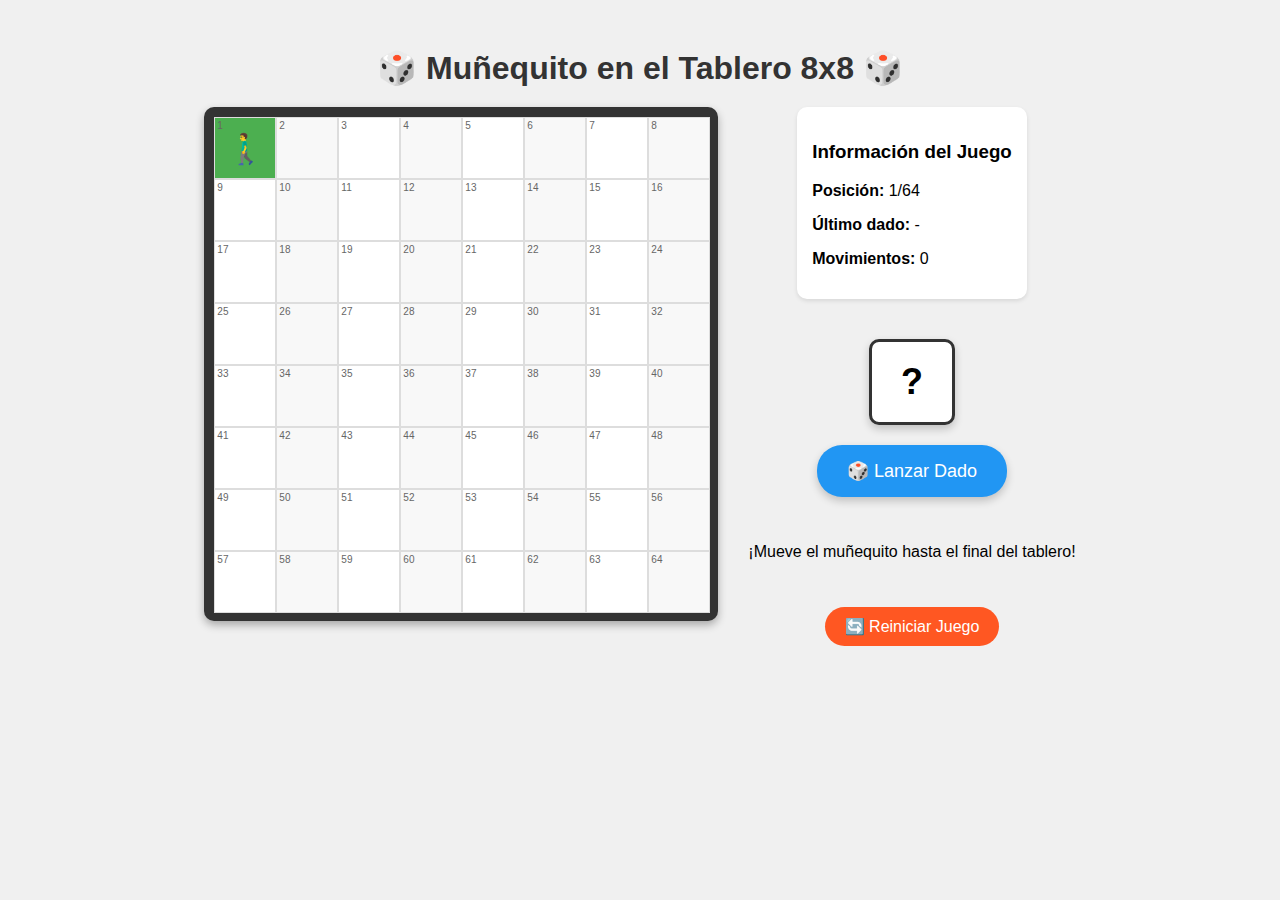
<file: prueba.html>
<!DOCTYPE html>
<html lang="es">
  <head>
    <meta charset="UTF-8" />
    <meta name="viewport" content="width=device-width, initial-scale=1.0" />
    <title>Muñequito en Tablero 8x8</title>
    <style>
      body {
        font-family: Arial, sans-serif;
        display: flex;
        flex-direction: column;
        align-items: center;
        padding: 20px;
        background-color: #f0f0f0;
      }

      h1 {
        color: #333;
        margin-bottom: 20px;
      }

      .game-container {
        display: flex;
        gap: 30px;
        align-items: flex-start;
      }

      .board {
        display: grid;
        grid-template-columns: repeat(8, 60px);
        grid-template-rows: repeat(8, 60px);
        gap: 2px;
        background-color: #333;
        padding: 10px;
        border-radius: 10px;
        box-shadow: 0 4px 8px rgba(0, 0, 0, 0.3);
      }

      .square {
        width: 60px;
        height: 60px;
        background-color: #fff;
        border: 1px solid #ddd;
        display: flex;
        align-items: center;
        justify-content: center;
        font-size: 24px;
        position: relative;
        transition: background-color 0.3s ease;
      }

      .square:nth-child(even) {
        background-color: #f8f8f8;
      }

      .square.player {
        background-color: #4caf50;
        animation: bounce 0.5s ease;
      }

      .player-character {
        font-size: 30px;
        animation: wiggle 0.5s ease;
      }

      @keyframes bounce {
        0%,
        20%,
        50%,
        80%,
        100% {
          transform: translateY(0);
        }
        40% {
          transform: translateY(-10px);
        }
        60% {
          transform: translateY(-5px);
        }
      }

      @keyframes wiggle {
        0%,
        100% {
          transform: rotate(0deg);
        }
        25% {
          transform: rotate(-5deg);
        }
        75% {
          transform: rotate(5deg);
        }
      }

      .controls {
        display: flex;
        flex-direction: column;
        align-items: center;
        gap: 20px;
      }

      .dice {
        width: 80px;
        height: 80px;
        background-color: #fff;
        border: 3px solid #333;
        border-radius: 10px;
        display: flex;
        align-items: center;
        justify-content: center;
        font-size: 36px;
        font-weight: bold;
        box-shadow: 0 4px 8px rgba(0, 0, 0, 0.2);
        transition: transform 0.3s ease;
      }

      .dice.rolling {
        animation: roll 0.5s ease-in-out;
      }

      @keyframes roll {
        0% {
          transform: rotate(0deg);
        }
        25% {
          transform: rotate(90deg);
        }
        50% {
          transform: rotate(180deg);
        }
        75% {
          transform: rotate(270deg);
        }
        100% {
          transform: rotate(360deg);
        }
      }

      .roll-button {
        padding: 15px 30px;
        font-size: 18px;
        background-color: #2196f3;
        color: white;
        border: none;
        border-radius: 25px;
        cursor: pointer;
        transition: background-color 0.3s ease, transform 0.1s ease;
        box-shadow: 0 4px 8px rgba(0, 0, 0, 0.2);
      }

      .roll-button:hover {
        background-color: #1976d2;
        transform: translateY(-2px);
      }

      .roll-button:active {
        transform: translateY(0);
      }

      .roll-button:disabled {
        background-color: #ccc;
        cursor: not-allowed;
        transform: none;
      }

      .info {
        text-align: center;
        margin-top: 10px;
      }

      .position-info {
        background-color: #fff;
        padding: 15px;
        border-radius: 10px;
        box-shadow: 0 2px 4px rgba(0, 0, 0, 0.1);
        margin-bottom: 20px;
      }

      .winner {
        background-color: #ffd700;
        color: #333;
        padding: 20px;
        border-radius: 10px;
        font-size: 24px;
        font-weight: bold;
        text-align: center;
        animation: celebration 1s ease-in-out infinite alternate;
      }

      @keyframes celebration {
        0% {
          transform: scale(1);
        }
        100% {
          transform: scale(1.05);
        }
      }

      .reset-button {
        padding: 10px 20px;
        font-size: 16px;
        background-color: #ff5722;
        color: white;
        border: none;
        border-radius: 20px;
        cursor: pointer;
        margin-top: 10px;
        transition: background-color 0.3s ease;
      }

      .reset-button:hover {
        background-color: #e64a19;
      }
    </style>
  </head>
  <body>
    <h1>🎲 Muñequito en el Tablero 8x8 🎲</h1>

    <div class="game-container">
      <div class="board" id="board"></div>

      <div class="controls">
        <div class="position-info">
          <h3>Información del Juego</h3>
          <p><strong>Posición:</strong> <span id="position">1</span>/64</p>
          <p><strong>Último dado:</strong> <span id="lastRoll">-</span></p>
          <p><strong>Movimientos:</strong> <span id="moveCount">0</span></p>
        </div>

        <div class="dice" id="dice">?</div>
        <button class="roll-button" id="rollButton" onclick="rollDice()">
          🎲 Lanzar Dado
        </button>

        <div class="info">
          <p>¡Mueve el muñequito hasta el final del tablero!</p>
        </div>

        <button class="reset-button" onclick="resetGame()">
          🔄 Reiniciar Juego
        </button>
      </div>
    </div>

    <script>
      let playerPosition = 0; // Posición actual (0-63)
      let moveCount = 0;
      let isRolling = false;
      let gameWon = false;

      // Crear el tablero
      function createBoard() {
        const board = document.getElementById("board");
        board.innerHTML = "";

        for (let i = 0; i < 64; i++) {
          const square = document.createElement("div");
          square.className = "square";
          square.id = `square-${i}`;

          // Agregar número de posición en cada cuadro
          const positionNumber = document.createElement("div");
          positionNumber.style.position = "absolute";
          positionNumber.style.top = "2px";
          positionNumber.style.left = "2px";
          positionNumber.style.fontSize = "10px";
          positionNumber.style.color = "#666";
          positionNumber.textContent = i + 1;
          square.appendChild(positionNumber);

          board.appendChild(square);
        }

        // Colocar el muñequito en la posición inicial
        updatePlayerPosition();
      }

      // Actualizar la posición del muñequito
      function updatePlayerPosition() {
        // Limpiar todas las posiciones
        document.querySelectorAll(".square").forEach((square) => {
          square.classList.remove("player");
          const character = square.querySelector(".player-character");
          if (character) {
            character.remove();
          }
        });

        // Colocar el muñequito en la nueva posición
        const currentSquare = document.getElementById(
          `square-${playerPosition}`
        );
        currentSquare.classList.add("player");

        const character = document.createElement("div");
        character.className = "player-character";
        character.textContent = "🚶‍♂️";
        currentSquare.appendChild(character);

        // Actualizar información
        document.getElementById("position").textContent = playerPosition + 1;

        // Verificar si ganó
        if (playerPosition >= 63) {
          gameWon = true;
          showWinner();
        }
      }

      // Lanzar el dado
      function rollDice() {
        if (isRolling || gameWon) return;

        isRolling = true;
        const diceElement = document.getElementById("dice");
        const rollButton = document.getElementById("rollButton");

        // Animación del dado
        diceElement.classList.add("rolling");
        rollButton.disabled = true;
        rollButton.textContent = "🎲 Lanzando...";

        // Simular el lanzamiento con números aleatorios
        let rollCount = 0;
        const rollInterval = setInterval(() => {
          diceElement.textContent = Math.floor(Math.random() * 6) + 1;
          rollCount++;

          if (rollCount >= 10) {
            clearInterval(rollInterval);

            // Resultado final
            const result = Math.floor(Math.random() * 6) + 1;
            diceElement.textContent = result;
            diceElement.classList.remove("rolling");

            // Mover el muñequito
            setTimeout(() => {
              movePlayer(result);
              isRolling = false;
              rollButton.disabled = false;
              rollButton.textContent = "🎲 Lanzar Dado";
            }, 500);
          }
        }, 100);
      }

      // Mover el muñequito
      function movePlayer(steps) {
        document.getElementById("lastRoll").textContent = steps;
        moveCount++;
        document.getElementById("moveCount").textContent = moveCount;

        let newPosition = playerPosition + steps;

        // No pasar del final del tablero
        if (newPosition > 63) {
          newPosition = 63;
        }

        // Animación de movimiento paso a paso
        animateMovement(playerPosition, newPosition);
      }

      // Animar el movimiento paso a paso
      function animateMovement(startPos, endPos) {
        let currentPos = startPos;

        const moveInterval = setInterval(() => {
          if (currentPos < endPos) {
            currentPos++;
            playerPosition = currentPos;
            updatePlayerPosition();
          } else {
            clearInterval(moveInterval);
          }
        }, 200);
      }

      // Mostrar mensaje de victoria
      function showWinner() {
        const controls = document.querySelector(".controls");
        const winnerMessage = document.createElement("div");
        winnerMessage.className = "winner";
        winnerMessage.innerHTML = `
                🎉 ¡FELICIDADES! 🎉<br>
                ¡Has llegado al final!<br>
                Movimientos: ${moveCount}
            `;
        controls.insertBefore(winnerMessage, controls.firstChild);

        // Confeti effect
        createConfetti();
      }

      // Crear efecto de confeti
      function createConfetti() {
        const colors = [
          "#ff0000",
          "#00ff00",
          "#0000ff",
          "#ffff00",
          "#ff00ff",
          "#00ffff",
        ];

        for (let i = 0; i < 50; i++) {
          setTimeout(() => {
            const confetti = document.createElement("div");
            confetti.style.position = "fixed";
            confetti.style.left = Math.random() * window.innerWidth + "px";
            confetti.style.top = "-10px";
            confetti.style.width = "10px";
            confetti.style.height = "10px";
            confetti.style.backgroundColor =
              colors[Math.floor(Math.random() * colors.length)];
            confetti.style.pointerEvents = "none";
            confetti.style.zIndex = "1000";

            document.body.appendChild(confetti);

            // Animar caída
            let pos = -10;
            const fallInterval = setInterval(() => {
              pos += 5;
              confetti.style.top = pos + "px";
              confetti.style.transform = `rotate(${pos * 2}deg)`;

              if (pos > window.innerHeight) {
                clearInterval(fallInterval);
                confetti.remove();
              }
            }, 50);
          }, i * 100);
        }
      }

      // Reiniciar el juego
      function resetGame() {
        playerPosition = 0;
        moveCount = 0;
        gameWon = false;
        isRolling = false;

        document.getElementById("dice").textContent = "?";
        document.getElementById("lastRoll").textContent = "-";
        document.getElementById("moveCount").textContent = "0";
        document.getElementById("rollButton").disabled = false;
        document.getElementById("rollButton").textContent = "🎲 Lanzar Dado";

        // Remover mensaje de victoria si existe
        const winner = document.querySelector(".winner");
        if (winner) {
          winner.remove();
        }

        updatePlayerPosition();
      }

      // Inicializar el juego
      createBoard();

      // Permitir lanzar dado con la tecla Espacio
      document.addEventListener("keydown", function (event) {
        if (event.code === "Space") {
          event.preventDefault();
          rollDice();
        }
      });
    </script>
  </body>
</html>
</file>
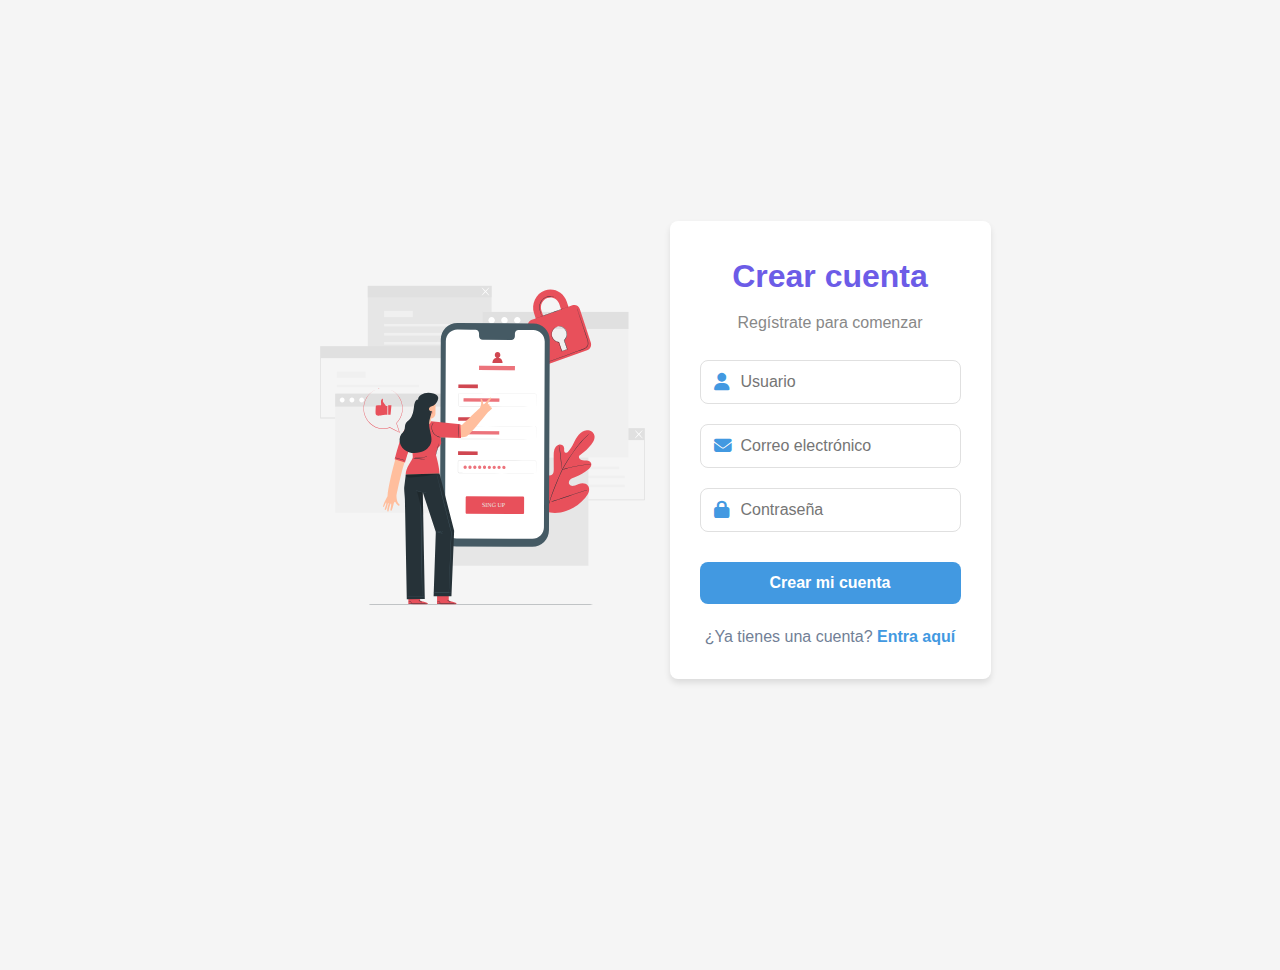
<file: register.html>
<!DOCTYPE html>
<html lang="es">
  <head>
    <meta charset="UTF-8" />
    <meta name="viewport" content="width=device-width, initial-scale=1.0" />
    <title>Crear cuenta</title>
    <link rel="stylesheet" href="/css/login.css" />
    <link
      rel="stylesheet"
      href="https://cdnjs.cloudflare.com/ajax/libs/font-awesome/6.5.0/css/all.min.css"
    />
  </head>
  <body>
    <div class="login-container">
      <div class="login-image">
        <img src="/images/signup.svg" alt="Registro Ilustración" />
      </div>
      <div class="login-form">
        <h1>Crear cuenta</h1>
        <p class="login-subtitle">Regístrate para comenzar</p>
        <form id="loginForm" action="/api/register" method="POST">
          <div class="form-group">
            <div class="input-icon">
              <i class="fa fa-user"></i>
              <input
                type="text"
                id="username"
                name="username"
                placeholder="Usuario"
                required
              />
            </div>
            <span class="error-message" id="username-error"></span>
          </div>
          <div class="form-group">
            <div class="input-icon">
              <i class="fa fa-envelope"></i>
              <input
                type="email"
                id="email"
                name="email"
                placeholder="Correo electrónico"
                required
              />
            </div>
            <span class="error-message" id="email-error"></span>
          </div>
          <div class="form-group">
            <div class="input-icon">
              <i class="fa fa-lock"></i>
              <input
                type="password"
                id="password"
                name="password"
                placeholder="Contraseña"
                required
              />
            </div>
            <span class="error-message" id="password-error"></span>
          </div>
          <div class="form-group">
            <button type="submit" class="btn-login">Crear mi cuenta</button>
          </div>
          <div class="form-footer">
            <p>
              ¿Ya tienes una cuenta?
              <a class="register-link" href="/login">Entra aquí</a>
            </p>
          </div>
        </form>
      </div>
    </div>
    <script src="/js/register-form.js"></script>
  </body>
</html>
</file>
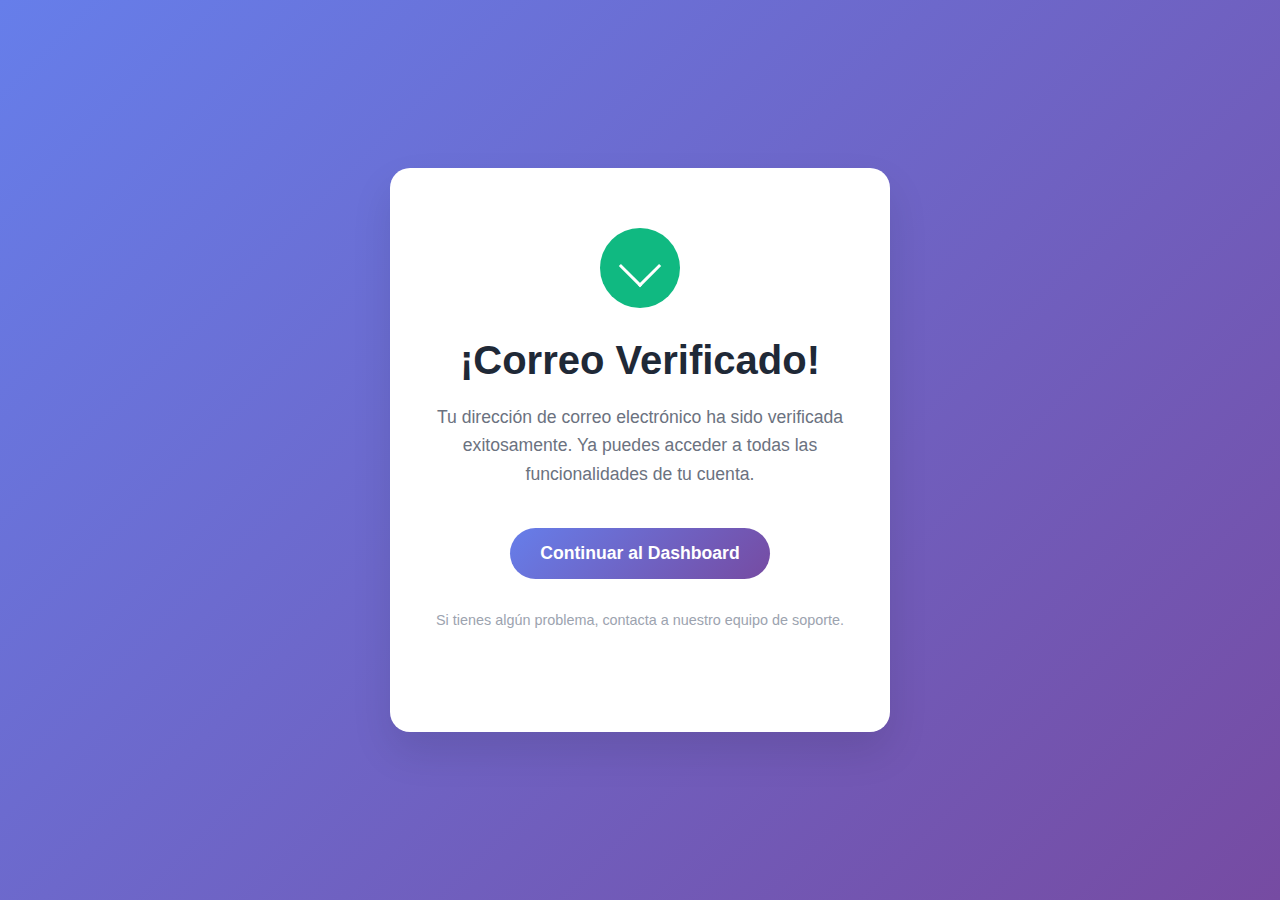
<file: email-verificado/email-verified.html>
<!DOCTYPE html>
<html lang="es">
  <head>
    <meta charset="UTF-8" />
    <meta name="viewport" content="width=device-width, initial-scale=1.0" />
    <title>Correo Verificado</title>
    <style>
      * {
        margin: 0;
        padding: 0;
        box-sizing: border-box;
      }

      body {
        font-family: "Segoe UI", Tahoma, Geneva, Verdana, sans-serif;
        background: linear-gradient(135deg, #667eea 0%, #764ba2 100%);
        min-height: 100vh;
        display: flex;
        align-items: center;
        justify-content: center;
        padding: 20px;
      }

      .container {
        background: white;
        border-radius: 20px;
        padding: 60px 40px;
        text-align: center;
        box-shadow: 0 20px 40px rgba(0, 0, 0, 0.1);
        max-width: 500px;
        width: 100%;
        animation: slideUp 0.6s ease-out;
      }

      @keyframes slideUp {
        from {
          opacity: 0;
          transform: translateY(30px);
        }
        to {
          opacity: 1;
          transform: translateY(0);
        }
      }

      .success-icon {
        width: 80px;
        height: 80px;
        background: #10b981;
        border-radius: 50%;
        display: flex;
        align-items: center;
        justify-content: center;
        margin: 0 auto 30px;
        animation: scaleIn 0.5s ease-out 0.2s both;
      }

      @keyframes scaleIn {
        from {
          transform: scale(0);
        }
        to {
          transform: scale(1);
        }
      }

      .checkmark {
        width: 30px;
        height: 30px;
        border: 3px solid white;
        border-top: none;
        border-right: none;
        transform: rotate(-45deg);
        margin-top: -5px;
      }

      h1 {
        color: #1f2937;
        font-size: 2.5rem;
        font-weight: 700;
        margin-bottom: 20px;
        animation: fadeIn 0.6s ease-out 0.4s both;
      }

      p {
        color: #6b7280;
        font-size: 1.1rem;
        line-height: 1.6;
        margin-bottom: 40px;
        animation: fadeIn 0.6s ease-out 0.6s both;
      }

      @keyframes fadeIn {
        from {
          opacity: 0;
          transform: translateY(20px);
        }
        to {
          opacity: 1;
          transform: translateY(0);
        }
      }

      .button {
        background: linear-gradient(135deg, #667eea 0%, #764ba2 100%);
        color: white;
        padding: 15px 30px;
        border: none;
        border-radius: 50px;
        font-size: 1.1rem;
        font-weight: 600;
        cursor: pointer;
        text-decoration: none;
        display: inline-block;
        transition: all 0.3s ease;
        animation: fadeIn 0.6s ease-out 0.8s both;
      }

      .button:hover {
        transform: translateY(-2px);
        box-shadow: 0 10px 20px rgba(102, 126, 234, 0.3);
      }

      .secondary-text {
        color: #9ca3af;
        font-size: 0.9rem;
        margin-top: 30px;
        animation: fadeIn 0.6s ease-out 1s both;
      }

      @media (max-width: 480px) {
        .container {
          padding: 40px 30px;
        }

        h1 {
          font-size: 2rem;
        }

        .success-icon {
          width: 60px;
          height: 60px;
        }

        .checkmark {
          width: 20px;
          height: 20px;
        }
      }
    </style>
  </head>
  <body>
    <div class="container">
      <div class="success-icon">
        <div class="checkmark"></div>
      </div>

      <h1>¡Correo Verificado!</h1>

      <p>
        Tu dirección de correo electrónico ha sido verificada exitosamente. Ya
        puedes acceder a todas las funcionalidades de tu cuenta.
      </p>

      <a href="#" class="button" onclick="handleContinue()">
        Continuar al Dashboard
      </a>

      <p class="secondary-text">
        Si tienes algún problema, contacta a nuestro equipo de soporte.
      </p>
    </div>

    <script>
      function handleContinue() {
        // Aquí puedes redirigir al usuario donde necesites
        // Por ejemplo: window.location.href = '/dashboard';
        alert("Redirigiendo al dashboard...");
      }
    </script>
  </body>
</html>
</file>
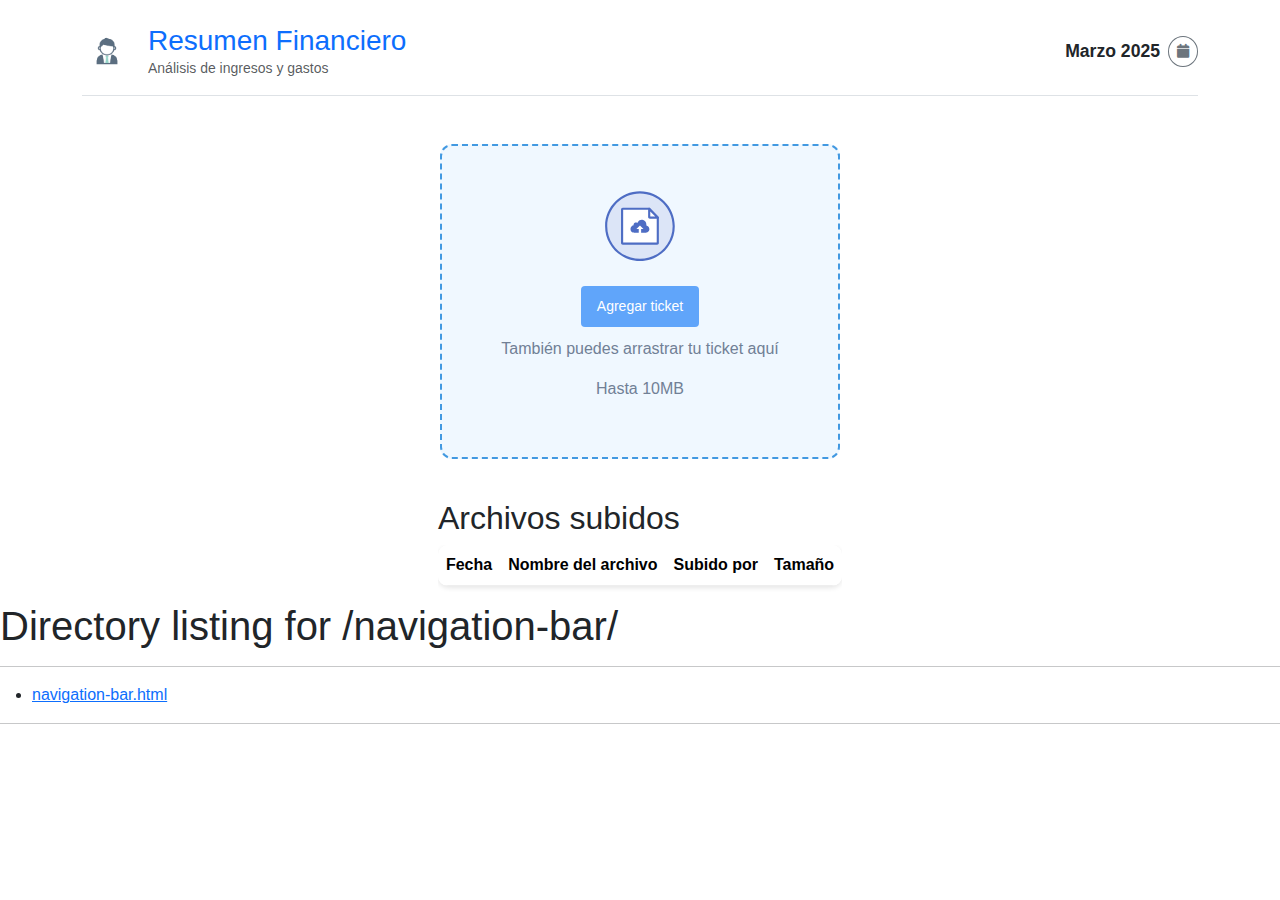
<file: image-upload-ocr/image-upload-ocr.html>
<!DOCTYPE html>
<html lang="es">
<head>
  <meta charset="UTF-8">
  <meta name="viewport" content="width=device-width, initial-scale=1.0">
  <title>OCR de Tickets</title>
  <link rel="stylesheet" href="/css/theme.css">

  <link href="https://cdn.jsdelivr.net/npm/bootstrap@5.3.0/dist/css/bootstrap.min.css" rel="stylesheet">
  <link rel="stylesheet" href="https://cdnjs.cloudflare.com/ajax/libs/font-awesome/6.0.0/css/all.min.css">

</head>
<body>
<div class="container py-4">
<header class="d-flex justify-content-between align-items-center mb-4 pb-3 border-bottom">
  <div class="d-flex align-items-center">
    <div class="me-3">
      <img src="/images/profile-pic.jpg" alt="Foto de perfil" class="rounded-circle" style="width: 50px; height: 50px; object-fit: cover;">
    </div>
    <div>
      <h1 class="h3 mb-0 text-primary">Resumen Financiero</h1>
      <p class="text-muted small mb-0">Análisis de ingresos y gastos</p>
    </div>
  </div>
  <div class="d-flex align-items-center">
    <span id="current-month" class="me-2 fw-bold">Marzo 2025</span>
    <button class="btn btn-outline-secondary btn-sm rounded-circle">
      <i class="fas fa-calendar"></i>
    </button>
  </div>
</header>
</div>
<div class="upload-container">
  <div class="upload-box" id="drop-zone">
    <img src="/images/upload-svgrepo-com.svg" alt="Ícono móvil" class="upload-icon">
    <div class="buttons">
      <button id="scan-btn">Agregar ticket</button>
    </div>
    <p class="upload-hint">También puedes arrastrar tu ticket aquí</p>
    <p class="upload-hint">Hasta 10MB</p>
    <input type="file" id="file-input" accept="image/*" hidden>
  </div>
</div>
<div class="upload-container">

  <section class="file-list-section">
    <h2>Archivos subidos</h2>
    <div class="table-responsive">
      <table class="file-table table w-100">
        <thead>
        <tr>
          <th>Fecha</th>
          <th>Nombre del archivo</th>
          <th>Subido por</th>
          <th>Tamaño</th>
        </tr>
        </thead>
        <tbody id="file-table-body">
        </tbody>
      </table>
    </div>
  </section>

</div>

<script src="/js/image-upload-ocr.js"></script>

</body>
<script src="/js/navigation-bar.js"></script>
<div id="navigation-container"></div>

<script>

  // Cargar el componente de navegación
  fetch('/navigation-bar')
          .then(response => response.text())
          .then(data => {
            document.getElementById('navigation-container').innerHTML = data;
          });
</script>
</html>
</file>
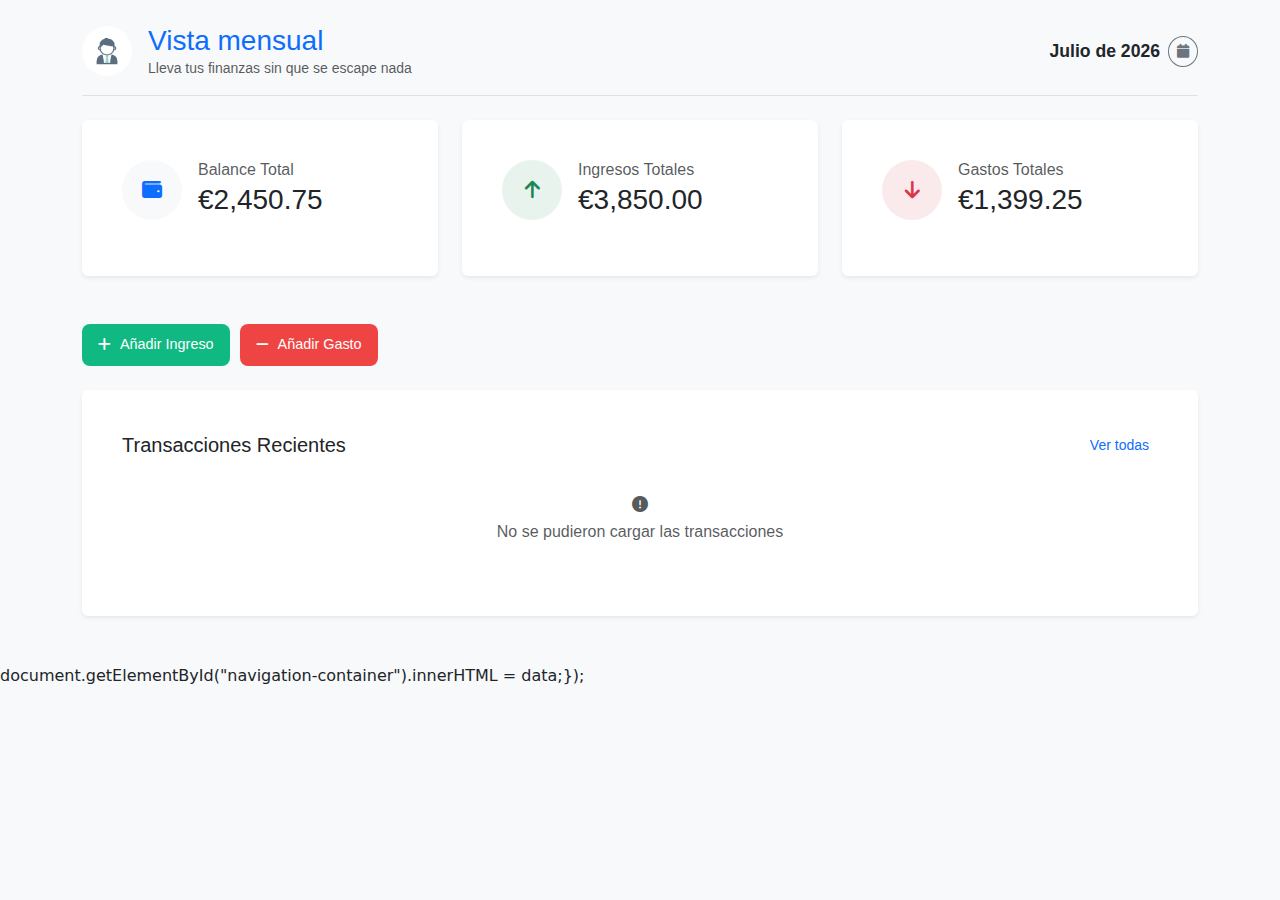
<file: overview/monthly-overview.html>
<!DOCTYPE html>
<html lang="es">
<head>
  <meta charset="UTF-8" />
  <meta name="viewport" content="width=device-width, initial-scale=1.0" />
  <title>Resumen Mensual</title>
  <!-- Bootstrap CSS -->
  <link rel="stylesheet" href="/css/theme.css" />
  <link
          href="https://cdn.jsdelivr.net/npm/bootstrap@5.3.0/dist/css/bootstrap.min.css"
          rel="stylesheet"
  />
  <link
          rel="stylesheet"
          href="https://cdnjs.cloudflare.com/ajax/libs/font-awesome/6.0.0/css/all.min.css"
  />
  <style>
    /* Estilos personalizados para los botones sin Bootstrap */
    .custom-buttons-container {
      display: flex;
      margin-bottom: 1.5rem;
      gap: 10px;
    }

    .custom-button {
      display: flex;
      align-items: center;
      justify-content: center;
      padding: 10px 16px;
      border-radius: 8px;
      font-weight: 500;
      cursor: pointer;
      transition: all 0.2s ease;
      border: none;
      font-size: 0.9rem;
    }

    .custom-button i {
      margin-right: 8px;
    }

    .income-button {
      background-color: #10b981;
      color: white;
    }

    .income-button:hover {
      background-color: #059669;
    }

    .expense-button {
      background-color: #ef4444;
      color: white;
    }

    .expense-button:hover {
      background-color: #dc2626;
    }
    .custom-card .card {
      transition: transform 0.3s ease; /* Hace que la animación sea suave */
    }

    .custom-card .card:hover {
      transform: translateY(
              -5px
      ); /* Mueve el contenedor de la tarjeta hacia arriba */
    }
  </style>
</head>
<body class="bg-light">
<div class="container py-4">
  <header
          class="d-flex justify-content-between align-items-center mb-4 pb-3 border-bottom"
  >
    <div class="d-flex align-items-center">
      <div class="me-3">
        <img
                src="/images/profile-pic.jpg"
                alt="Foto de perfil"
                class="rounded-circle"
                style="width: 50px; height: 50px; object-fit: cover"
        />
      </div>
      <div>
        <h1 class="h3 mb-0 text-primary">Vista mensual</h1>
        <p class="text-muted small mb-0">
          Lleva tus finanzas sin que se escape nada
        </p>
      </div>
    </div>
    <div class="d-flex align-items-center">
      <span id="current-month" class="me-2 fw-bold">Marzo 2025</span>
      <button class="btn btn-outline-secondary btn-sm rounded-circle">
        <i class="fas fa-calendar"></i>
      </button>
    </div>
  </header>

  <div class="row g-4 mb-5 custom-card">
    <div class="col-md-4">
      <div class="card h-100 border-0 shadow-sm">
        <div class="card-body d-flex" id="card-body">
          <div
                  class="rounded-circle bg-light p-3 me-3 d-flex align-items-center justify-content-center"
                  style="width: 60px; height: 60px"
          >
            <i class="fas fa-wallet text-primary fa-lg"></i>
          </div>
          <div>
            <h6 class="text-muted mb-1">Balance Total</h6>
            <h3 class="mb-1" id="balanceTotal">€2,450.75</h3>
          </div>
        </div>
      </div>
    </div>

    <div class="col-md-4 custom-card">
      <div class="card h-100 border-0 shadow-sm">
        <div class="card-body d-flex">
          <div
                  class="rounded-circle bg-success bg-opacity-10 p-3 me-3 d-flex align-items-center justify-content-center"
                  style="width: 60px; height: 60px"
          >
            <i class="fas fa-arrow-up text-success fa-lg"></i>
          </div>
          <div>
            <h6 class="text-muted mb-1">Ingresos Totales</h6>
            <h3 class="mb-1" id="ingresosTotales">€3,850.00</h3>
          </div>
        </div>
      </div>
    </div>

    <div class="col-md-4 custom-card">
      <div class="card h-100 border-0 shadow-sm">
        <div class="card-body d-flex">
          <div
                  class="rounded-circle bg-danger bg-opacity-10 p-3 me-3 d-flex align-items-center justify-content-center"
                  style="width: 60px; height: 60px"
          >
            <i class="fas fa-arrow-down text-danger fa-lg"></i>
          </div>
          <div>
            <h6 class="text-muted mb-1">Gastos Totales</h6>
            <h3 class="mb-1" id="gastosTotales">€1,399.25</h3>
          </div>
        </div>
      </div>
    </div>
  </div>

  <!-- Tarjeta de transacciones recientes -->

  <!-- Botones personalizados para añadir ingresos y gastos (sin Bootstrap) -->
  <div class="custom-buttons-container">
    <button id="add-income" class="custom-button income-button">
      <i class="fas fa-plus"></i> Añadir Ingreso
    </button>
    <button id="add-expense" class="custom-button expense-button">
      <i class="fas fa-minus"></i> Añadir Gasto
    </button>
  </div>
  <div class="card border-0 shadow-sm mb-4">
    <div class="card-body">
      <div class="d-flex justify-content-between align-items-center mb-3">
        <h5 class="card-title mb-0">Transacciones Recientes</h5>
        <button class="btn btn-sm btn-link text-decoration-none">
          Ver todas
        </button>
      </div>
      <div
              class="list-group list-group-flush"
              id="recent-transactions-list"
      >
        <!-- Aquí se insertarán las transacciones reales -->
      </div>
    </div>
  </div>
</div>

<!-- Modales para añadir ingresos y gastos (mantenidos con Bootstrap) -->
<div
        class="modal fade"
        id="income-modal"
        tabindex="-1"
        aria-labelledby="incomeModalLabel"
        aria-hidden="true"
>
  <div class="modal-dialog">
    <div class="modal-content">
      <div class="modal-header bg-success text-white">
        <h5 class="modal-title" id="incomeModalLabel">Añadir Ingreso</h5>
        <button
                type="button"
                class="btn-close btn-close-white"
                data-bs-dismiss="modal"
                aria-label="Close"
        ></button>
      </div>
      <div class="modal-body">
        <form id="add-income-form">
          <div class="mb-3">
            <label for="income-title" class="form-label">Título</label>
            <input
                    type="text"
                    class="form-control"
                    id="income-title"
                    required
            />
          </div>
          <div class="mb-3">
            <label for="income-amount" class="form-label"
            >Cantidad (€)</label
            >
            <input
                    type="number"
                    class="form-control"
                    id="income-amount"
                    min="0"
                    step="0.01"
                    required
            />
          </div>
          <div class="mb-3">
            <label for="income-category" class="form-label"
            >Categoría</label
            >
            <select class="form-select" id="income-category" required>
              <option selected value="salario">Salario</option>
              <option selected value="inversion">Inversión</option>
              <option selected value="otros">Otros</option>
            </select>
          </div>
          <div class="mb-3">
            <label for="income-notes" class="form-label"
            >Notas (opcional)</label
            >
            <textarea
                    class="form-control"
                    id="income-notes"
                    rows="3"
            ></textarea>
          </div>
          <div class="text-end">
            <button
                    type="button"
                    class="btn btn-outline-secondary"
                    data-bs-dismiss="modal"
            >
              Cancelar
            </button>
            <button type="submit" class="btn btn-success ms-2">
              Guardar
            </button>
          </div>
        </form>
      </div>
    </div>
  </div>
</div>

<div
        class="modal fade"
        id="expense-modal"
        tabindex="-1"
        aria-labelledby="expenseModalLabel"
        aria-hidden="true"
>
  <div class="modal-dialog">
    <div class="modal-content">
      <div class="modal-header bg-danger text-white">
        <h5 class="modal-title" id="expenseModalLabel">Añadir Gasto</h5>
        <button
                type="button"
                class="btn-close btn-close-white"
                data-bs-dismiss="modal"
                aria-label="Close"
        ></button>
      </div>
      <div class="modal-body">
        <form id="add-expense-form">
          <div class="mb-3">
            <label for="expense-title" class="form-label">Título</label>
            <input
                    type="text"
                    class="form-control"
                    id="expense-title"
                    required
            />
          </div>
          <div class="mb-3">
            <label for="expense-amount" class="form-label"
            >Cantidad (€)</label
            >
            <input
                    type="number"
                    class="form-control"
                    id="expense-amount"
                    min="0"
                    step="0.01"
                    required
            />
          </div>

          <div class="mb-3">
            <label for="expense-category" class="form-label"
            >Categoría</label
            >
            <select
                    class="form-select"
                    id="expense-category"
                    required
            ></select>
          </div>
          <div class="mb-3">
            <label for="expense-notes" class="form-label"
            >Notas (opcional)</label
            >
            <textarea
                    class="form-control"
                    id="expense-notes"
                    rows="3"
            ></textarea>
          </div>
          <div class="text-end">
            <button
                    type="button"
                    class="btn btn-outline-secondary"
                    data-bs-dismiss="modal"
            >
              Cancelar
            </button>
            <button type="submit" class="btn btn-danger ms-2">
              Guardar
            </button>
          </div>
        </form>
      </div>
    </div>
  </div>
</div>

<!-- Bootstrap JS -->
<script src="https://cdn.jsdelivr.net/npm/bootstrap@5.3.0/dist/js/bootstrap.bundle.min.js"></script>
<script src="/js/monthly-overview-script.js"></script>
<div id="navigation-container" class="fixed-bottom"></div>

document.getElementById("navigation-container").innerHTML = data;});
</script>
<script>
  const BASE_URL = "https://tfgfinansaludc.onrender.com";
  const accessToken = localStorage.getItem("access_token");


    fetch(`/navigation-bar`, {
    headers: {
    "Content-Type": "application/json",
  }
  }).then((response) => response.text())
    .then((data) => {
            document.getElementById("navigation-container").innerHTML = data;
            // Initialize navigation-bar.js after the content is loaded
            const script = document.createElement("script");
            script.src = "/js/navigation-bar.js";
            document.body.appendChild(script);
          });

  // Funcionalidad para los botones de añadir ingreso y gasto
  document.addEventListener("DOMContentLoaded", function () {
    const addIncomeBtn = document.getElementById("add-income");
    const addExpenseBtn = document.getElementById("add-expense");

    // Inicializar los modales de Bootstrap
    const incomeModal = new bootstrap.Modal(
            document.getElementById("income-modal")
    );
    const expenseModal = new bootstrap.Modal(
            document.getElementById("expense-modal")
    );

    // Mostrar modal al hacer clic en los botones
    addIncomeBtn.addEventListener("click", function () {
      incomeModal.show();
    });

    addExpenseBtn.addEventListener("click", function () {
      expenseModal.show();
    });

    document
            .getElementById("add-expense-form")
            .addEventListener("submit", async function (e) {
              e.preventDefault();

              const nombre = document.getElementById("expense-title").value;
              const cantidad = Math.abs(
                      parseFloat(document.getElementById("expense-amount").value)
              ); // Siempre positivo
              const categoria = document.getElementById("expense-category").value; // <-- Añade esta línea
              const notas = document.getElementById("expense-notes").value;

              try {
                const response = await fetch(
                        `${BASE_URL}/item/newItem/${categoria}`,
                        {
                          method: "POST",
                          headers: {
                            "Content-Type": "application/json",
                            Authorization: `Bearer ${accessToken}`,
                          },
                          body: JSON.stringify({
                            itemName: nombre,
                            itemDescription: notas,
                            itemPrice: cantidad,
                          }),
                        }
                );

                if (!response.ok) {
                  throw new Error("Error en la respuesta del servidor");
                }

                // Cerrar el modal y limpiar formulario
                const modal = bootstrap.Modal.getInstance(
                        document.getElementById("expense-modal")
                );
                modal.hide();
                this.reset();

                window.location.reload();
              } catch (error) {
                console.error("Error:", error);
              }
            });

    document
            .getElementById("add-income-form")
            .addEventListener("submit", async function (e) {
              e.preventDefault();

              const nombre = document.getElementById("income-title").value;
              const cantidad = document.getElementById("income-amount").value;
              const categoria = document.getElementById("income-category").value;
              const notas = document.getElementById("income-notes").value;

              try {
                const response = await fetch(
                        `${BASE_URL}/income/newItem/${categoria}`,
                        {
                          method: "POST",
                          headers: {
                            "Content-Type": "application/json",
                            Authorization: `Bearer ${accessToken}`,
                          },
                          body: JSON.stringify({
                            itemName: nombre,
                            itemDescription: notas,
                            itemPrice: cantidad,
                          }),
                        }
                );

                if (!response.ok) {
                  throw new Error("Error en la respuesta del servidor");
                }

                // Cerrar el modal de ingreso y limpiar formulario
                const modal = bootstrap.Modal.getInstance(
                        document.getElementById("income-modal")
                );
                modal.hide();
                this.reset();

                window.location.reload();
              } catch (error) {
                console.error("Error:", error);
              }
            });
  });
</script>
<script>
  document.addEventListener("DOMContentLoaded", function () {
    fetch(`${BASE_URL}/item/currentMonth`, {
      headers: {
        "Content-Type": "application/json",
        Authorization: `Bearer ${accessToken}`,
      },
    })
            .then((response) => response.json())
            .then((data) => {
              const allItems = [];

              // 🔁 Recorre cada categoría y sus ítems
              for (const [category, items] of Object.entries(data)) {
                items.forEach((item) => {
                  item.category = category; // ➕ agrega la categoría a cada item
                  allItems.push(item);
                });
              }

              const container = document.getElementById(
                      "recent-transactions-list"
              );
              container.innerHTML = "";

              const filteredItems = allItems.filter(
                      (item) => item && item.itemName && item.itemPrice !== undefined
              );

              if (filteredItems.length === 0) {
                container.innerHTML = `
                <div class="text-center text-muted py-3">
                    <i class="fas fa-info-circle mb-2"></i>
                    <p>No hay transacciones recientes</p>
                </div>
            `;
                return;
              }

              filteredItems.slice(0, 5).forEach((item) => {
                container.innerHTML += `
                <div class="list-group-item d-flex align-items-center py-3 px-0">
                    <div class="flex-grow-1">
                        <div class="d-flex justify-content-between align-items-center">
                            <div>
                                <h6 class="mb-0">${item.itemName}</h6>
                                <p class="text-muted small mb-0">${
                        item.category
                } ${
                        item.itemDescription ? `– ${item.itemDescription}` : ""
                }</p>
                            </div>
                            <div class="fw-bold">€${parseFloat(
                        item.itemPrice
                ).toFixed(2)}</div>
                        </div>
                    </div>
                </div>
            `;
              });
            })
            .catch((error) => {
              console.error("Error al cargar transacciones:", error);
              const container = document.getElementById(
                      "recent-transactions-list"
              );
              container.innerHTML = `
            <div class="text-center text-muted py-3">
                <i class="fas fa-exclamation-circle mb-2"></i>
                <p>No se pudieron cargar las transacciones</p>
            </div>
        `;
            })
            .catch((error) => {
              console.error("Error al cargar transacciones:", error);
              const container = document.getElementById(
                      "recent-transactions-list"
              );
              container.innerHTML = `
                <div class="text-center text-muted py-3">
                    <i class="fas fa-exclamation-circle mb-2"></i>
                    <p>No se pudieron cargar las transacciones</p>
                </div>
            `;
            });
  });
</script>
<script>
  document.addEventListener("DOMContentLoaded", function () {
    const addExpenseBtn = document.getElementById("add-expense");
    const expenseModal = new bootstrap.Modal(
            document.getElementById("expense-modal")
    );

    addExpenseBtn.addEventListener("click", async function () {
      const categorySelect = document.getElementById("expense-category");
      categorySelect.innerHTML = "";

      try {
        const response = await fetch(`${BASE_URL}/budget/getAllId`, {
          headers: {
            "Content-Type": "application/json",
            Authorization: `Bearer ${accessToken}`,
          },
        });
        if (!response.ok) throw new Error("Error al cargar categorías");
        const budgets = await response.json();
        budgets.forEach((budget) => {
          const option = document.createElement("option");
          option.value = budget.id; // Usa el id como value
          option.textContent = budget.categoria || budget.name; // Usa la propiedad correcta para mostrar
          categorySelect.appendChild(option);
        });
      } catch (error) {
        console.error("No se pudieron cargar las categorías:", error);
      }

      expenseModal.show();
    });
  });
</script>
<script src="/js/header-script.js"></script>
</body>
</html>
</file>
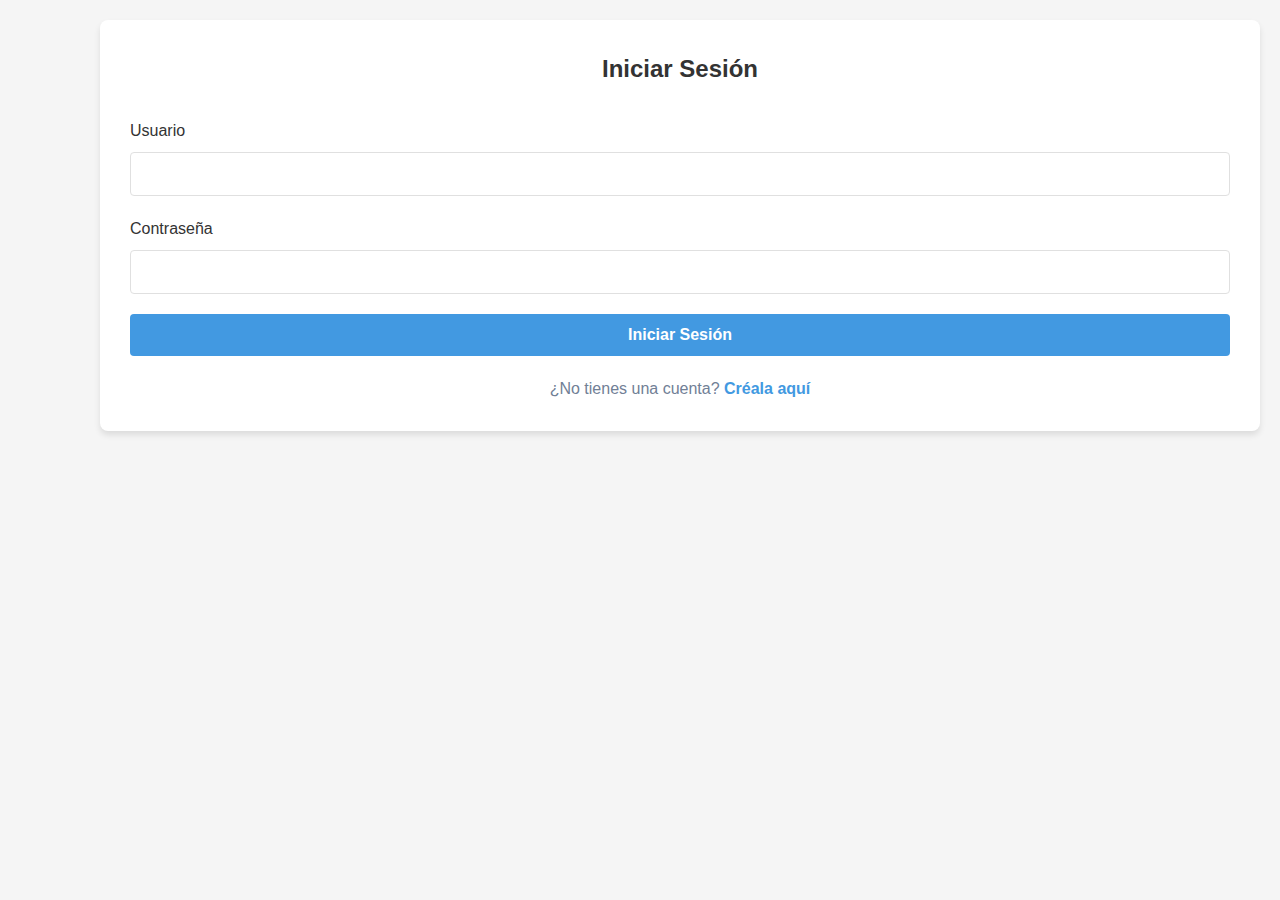
<file: user_login/user_login.html>
<!DOCTYPE html>
<html lang="es">
<head>
    <meta charset="UTF-8" />
    <meta name="viewport" content="width=device-width, initial-scale=1.0" />
    <title>Iniciar Sesión</title>
    <link rel="stylesheet" href="/css/theme.css">
</head>
<body>
<div class="container">
    <div class="login-form">
        <h1>Iniciar Sesión</h1>
        <form id="loginForm" action="/api/login" method="POST">
            <div class="form-group">
                <label for="username">Usuario</label>
                <input type="text" id="username" name="username" required />
                <span class="error-message" id="username-error"></span>
            </div>
            <div class="form-group">
                <label for="password">Contraseña</label>
                <input type="password" id="password" name="password" required />
                <span class="error-message" id="password-error"></span>
            </div>
            <div class="form-group">
                <button type="submit" class="btn-login">Iniciar Sesión</button>
            </div>
            <div class="form-footer">
                <p>
                    ¿No tienes una cuenta?
                    <a
                            class="register-link"
                            href="/register"
                    >Créala aquí</a>
                </p>
            </div>
        </form>
    </div>
</div>
<script src="/js/login_form.js"></script>
</body>
</html>
</file>
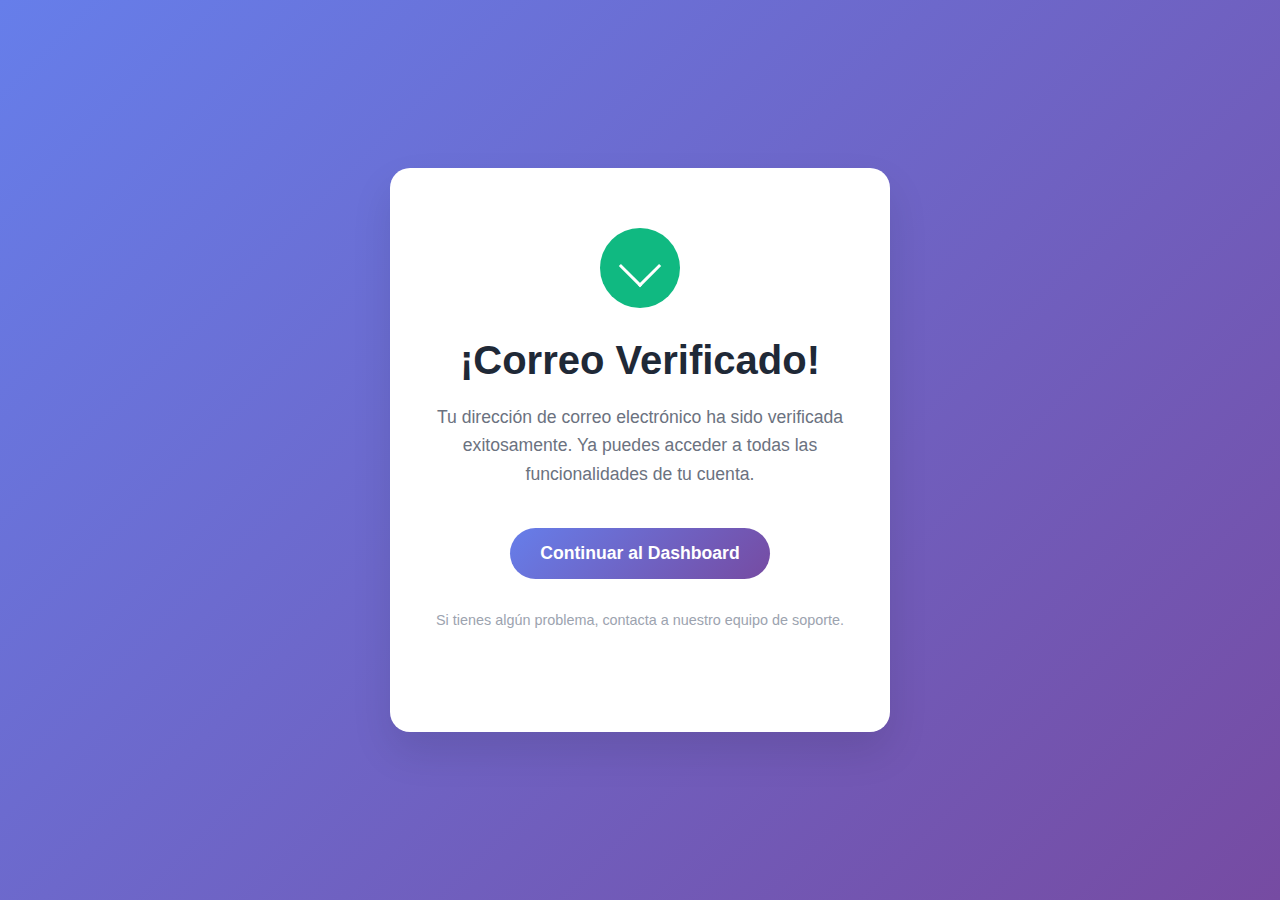
<file: verify/verify.html>
<!DOCTYPE html>
<html lang="en">
<head>
    <meta charset="UTF-8" />
    <meta name="viewport" content="width=device-width, initial-scale=1.0" />
    <title>Correo Verificado</title>
    <style>
        * {
            margin: 0;
            padding: 0;
            box-sizing: border-box;
        }

        body {
            font-family: "Segoe UI", Tahoma, Geneva, Verdana, sans-serif;
            background: linear-gradient(135deg, #667eea 0%, #764ba2 100%);
            min-height: 100vh;
            display: flex;
            align-items: center;
            justify-content: center;
            padding: 20px;
        }

        .container {
            background: white;
            border-radius: 20px;
            padding: 60px 40px;
            text-align: center;
            box-shadow: 0 20px 40px rgba(0, 0, 0, 0.1);
            max-width: 500px;
            width: 100%;
            animation: slideUp 0.6s ease-out;
        }

        @keyframes slideUp {
            from {
                opacity: 0;
                transform: translateY(30px);
            }
            to {
                opacity: 1;
                transform: translateY(0);
            }
        }

        .success-icon {
            width: 80px;
            height: 80px;
            background: #10b981;
            border-radius: 50%;
            display: flex;
            align-items: center;
            justify-content: center;
            margin: 0 auto 30px;
            animation: scaleIn 0.5s ease-out 0.2s both;
        }

        @keyframes scaleIn {
            from {
                transform: scale(0);
            }
            to {
                transform: scale(1);
            }
        }

        .checkmark {
            width: 30px;
            height: 30px;
            border: 3px solid white;
            border-top: none;
            border-right: none;
            transform: rotate(-45deg);
            margin-top: -5px;
        }

        h1 {
            color: #1f2937;
            font-size: 2.5rem;
            font-weight: 700;
            margin-bottom: 20px;
            animation: fadeIn 0.6s ease-out 0.4s both;
        }

        p {
            color: #6b7280;
            font-size: 1.1rem;
            line-height: 1.6;
            margin-bottom: 40px;
            animation: fadeIn 0.6s ease-out 0.6s both;
        }

        @keyframes fadeIn {
            from {
                opacity: 0;
                transform: translateY(20px);
            }
            to {
                opacity: 1;
                transform: translateY(0);
            }
        }

        .button {
            background: linear-gradient(135deg, #667eea 0%, #764ba2 100%);
            color: white;
            padding: 15px 30px;
            border: none;
            border-radius: 50px;
            font-size: 1.1rem;
            font-weight: 600;
            cursor: pointer;
            text-decoration: none;
            display: inline-block;
            transition: all 0.3s ease;
            animation: fadeIn 0.6s ease-out 0.8s both;
        }

        .button:hover {
            transform: translateY(-2px);
            box-shadow: 0 10px 20px rgba(102, 126, 234, 0.3);
        }

        .secondary-text {
            color: #9ca3af;
            font-size: 0.9rem;
            margin-top: 30px;
            animation: fadeIn 0.6s ease-out 1s both;
        }

        @media (max-width: 480px) {
            .container {
                padding: 40px 30px;
            }

            h1 {
                font-size: 2rem;
            }

            .success-icon {
                width: 60px;
                height: 60px;
            }

            .checkmark {
                width: 20px;
                height: 20px;
            }
        }
    </style>
</head>
<body>
<div class="container">
    <div class="success-icon">
        <div class="checkmark"></div>
    </div>

    <h1>¡Correo Verificado!</h1>

    <p>
        Tu dirección de correo electrónico ha sido verificada exitosamente. Ya
        puedes acceder a todas las funcionalidades de tu cuenta.
    </p>

    <a href="/dashboard" class="button" onclick="handleContinue()">
        Continuar al Dashboard
    </a>

    <p class="secondary-text">
        Si tienes algún problema, contacta a nuestro equipo de soporte.
    </p>
</div>

<script>
  const BASE_URL = "https://tfgfinansaludc.onrender.com";
  const urlParams = new URLSearchParams(window.location.search);


  const tolken = urlParams.get("token");
  fetch(BASE_URL + "/api/auth/verify?token=" + tolken, {
    method: "GET",
    headers: {
      "Content-Type": "application/json",
    }

  }).then((response) => {
    document.getElementById("verify").innerHTML = response.json();
  })
</script>
</body>
</html>
</file>
<file: css/login.css>
/* ========== CSS VARIABLES ========== */
:root {
  /* Colors */
  --primary-color: #6c5ce7;
  --primary-light: #e2d9ff;
  --primary-dark: #5a49d6;
  --secondary-color: #4299e1;
  --secondary-light: #60a5fa;
  --secondary-dark: #3182ce;
  --accent-color: #ff5722;
  --success-color: #00b894;
  --success-light: #e6fff9;
  --danger-color: #ff7675;
  --danger-light: #ffe9e9;
  --warning-color: #f6ad55;
  --warning-light: #fff3cd;
  --text-color: #333;
  --text-muted: #718096;
  --text-light: #888;
  --light-gray: #f5f5f5;
  --medium-gray: #e0e0e0;
  --dark-gray: #757575;
  --white: #ffffff;

  /* Shadows */
  --shadow-sm: 0 2px 5px rgba(0, 0, 0, 0.1);
  --shadow-md: 0 4px 6px rgba(0, 0, 0, 0.1);
  --shadow-lg: 0 4px 12px rgba(0, 0, 0, 0.05);
  --shadow-xl: 0 8px 16px rgba(0, 0, 0, 0.1);

  /* Border Radius */
  --border-radius-sm: 4px;
  --border-radius: 8px;
  --border-radius-lg: 12px;

  /* Font */
  --font-family: "Segoe UI", Tahoma, Geneva, Verdana, sans-serif;
}

/* ========== RESET & BASE STYLES ========== */
* {
  margin: 0;
  padding: 0;
  box-sizing: border-box;
  font-family: var(--font-family), serif;
}

body {
  background-color: var(--light-gray);
  color: var(--text-color);
  line-height: 1.6;
  padding-bottom: 70px;
  min-height: 100vh;
  display: flex;
  align-items: center;
  justify-content: center;
}

/* ========== LAYOUT COMPONENTS ========== */
.container {
  max-width: 1200px;
  margin: 0 auto;
  padding: 20px;
  display: flex;
  align-items: center;
  justify-content: center;
  min-height: 100vh;
}

/* ========== COMMON COMPONENTS ========== */

/* --- Cards --- */
.card {
  background-color: var(--white);
  border-radius: var(--border-radius);
  box-shadow: var(--shadow-md);
  padding: 1.5rem;
  margin-bottom: 1rem;
}

/* --- Buttons --- */
.btn {
  padding: 0.5rem 1rem;
  border: none;
  border-radius: var(--border-radius-sm);
  cursor: pointer;
  font-weight: 500;
  transition: background-color 0.2s, transform 0.3s;
}

.btn-primary {
  background-color: var(--primary-color);
  color: var(--white);
}

.btn-primary:hover {
  background-color: var(--primary-dark);
}

.btn-secondary {
  background-color: var(--secondary-color);
  color: var(--white);
}

.btn-secondary:hover {
  background-color: var(--secondary-dark);
}

.btn-accent {
  background-color: var(--accent-color);
  color: var(--white);
}

.btn-success {
  background-color: var(--success-color);
  color: var(--white);
}

.btn-danger {
  background-color: var(--danger-color);
  color: var(--white);
}

.btn-warning {
  background-color: var(--warning-color);
  color: var(--white);
}

.btn-full {
  width: 100%;
}

/* --- Forms --- */
.form-group {
  margin-bottom: 20px;
}

label {
  display: block;
  margin-bottom: 8px;
  color: var(--text-color);
  font-weight: 500;
}

input,
select {
  width: 100%;
  padding: 12px;
  border: 1px solid var(--medium-gray);
  border-radius: var(--border-radius-sm);
  font-size: 16px;
  transition: border-color 0.3s, box-shadow 0.3s;
}

input:focus,
select:focus {
  outline: none;
  border-color: var(--secondary-color);
  box-shadow: 0 0 0 2px rgba(74, 144, 226, 0.2);
}

.error-message {
  color: var(--danger-color);
  font-size: 14px;
  margin-top: 5px;
  display: block;
}

/* --- Headers --- */
.header {
  display: flex;
  justify-content: space-between;
  align-items: center;
  padding: 20px 0;
  margin-bottom: 30px;
}

.title-container {
  text-align: center;
}

.title-container h1 {
  font-size: 2rem;
  margin-bottom: 5px;
  color: var(--primary-color);
}

.title-container p {
  color: var(--text-light);
  font-size: 1rem;
}

.section-title {
  font-size: 1.5rem;
  font-weight: 600;
  margin-bottom: 1.5rem;
  color: var(--text-color);
}

/* --- Progress Bars --- */
.progress-bar {
  height: 10px;
  background-color: var(--medium-gray);
  border-radius: 5px;
  overflow: hidden;
  margin-bottom: 10px;
  position: relative;
}

.progress {
  height: 100%;
  border-radius: 5px;
  position: absolute;
  top: 0;
  left: 0;
  min-width: 1px;
}

/* ========== SPECIFIC COMPONENTS ========== */

/* --- Navigation Bar --- */
.navigation-buttons {
  position: fixed;
  bottom: 0;
  left: 0;
  right: 0;
  background-color: var(--white);
  display: flex;
  justify-content: space-around;
  padding: 15px;
  box-shadow: 0 -2px 10px rgba(0, 0, 0, 0.1);
  z-index: 100;
  height: 80px;
}

.nav-button {
  display: flex;
  flex-direction: column;
  align-items: center;
  text-decoration: none;
  color: var(--text-light);
  font-size: 16px;
  gap: 5px;
  padding-bottom: 20px;
  transition: color 0.3s;
}

.nav-button i {
  font-size: 20px;
}

.nav-button.active {
  color: var(--primary-color);
}

.nav-button:hover {
  color: var(--primary-color);
}

/* --- Profile --- */
.profile-container {
  width: 50px;
  height: 50px;
}

.profile-image {
  width: 100px;
  height: 100px;
  border-radius: 50%;
  object-fit: cover;
  border: 2px solid var(--primary-color);
  cursor: pointer;
  transition: transform 0.3s;
}

.profile-image:hover {
  transform: scale(1.1);
}

.profile-card {
  display: flex;
  flex-direction: column;
  align-items: center;
  text-align: center;
}

.profile-name {
  font-size: 1.5rem;
  font-weight: 600;
  margin-bottom: 0.25rem;
}

.profile-email {
  color: var(--text-muted);
  margin-bottom: 1.5rem;
}

/* --- Date Container --- */
.date-container {
  display: flex;
  align-items: center;
  gap: 10px;
}

#current-month {
  font-weight: 600;
  font-size: 1.1rem;
}

.calendar-btn {
  background: none;
  border: none;
  cursor: pointer;
  font-size: 1.2rem;
  color: var(--primary-color);
}

/* --- Action Buttons --- */
.action-buttons {
  display: flex;
  justify-content: center;
  gap: 20px;
  margin-bottom: 30px;
}

.action-btn {
  padding: 10px 20px;
  border: none;
  border-radius: var(--border-radius);
  cursor: pointer;
  font-weight: 600;
  display: flex;
  align-items: center;
  gap: 8px;
  transition: all 0.3s ease;
}

.action-btn:hover {
  opacity: 0.9;
  transform: translateY(-2px);
}

.add-btn {
  background-color: var(--success-color);
  color: var(--white);
}

.edit-btn {
  background-color: var(--secondary-color);
  color: var(--white);
}

/* --- Budget Components --- */
.budget-container {
  display: grid;
  grid-template-columns: repeat(auto-fill, minmax(300px, 1fr));
  gap: 20px;
  margin-bottom: 30px;
}

.budget-item {
  background-color: var(--white);
  border-radius: var(--border-radius);
  padding: 20px;
  box-shadow: var(--shadow-sm);
  transition: transform 0.3s ease;
}

.budget-item:hover {
  transform: translateY(-5px);
}

.budget-header {
  display: flex;
  justify-content: space-between;
  align-items: center;
  margin-bottom: 15px;
}

.budget-header h3 {
  font-size: 1.2rem;
  color: var(--text-color);
}

.budget-amount {
  font-weight: 700;
  font-size: 1.2rem;
}

.budget-footer {
  display: flex;
  justify-content: space-between;
  align-items: center;
}

.budget-percentage {
  font-size: 0.9rem;
  color: var(--dark-gray);
}

.budget-actions {
  display: flex;
  gap: 10px;
}

.budget-actions button {
  background: none;
  border: none;
  cursor: pointer;
  font-size: 1rem;
  transition: color 0.3s ease;
}

.edit-item-btn {
  color: var(--secondary-color);
}

.delete-item-btn {
  color: var(--accent-color);
}

.budget-actions button:hover {
  opacity: 0.8;
}

.budget-total {
  grid-column: 1 / -1;
  background-color: var(--primary-color);
  color: var(--white);
  border-radius: var(--border-radius);
  padding: 20px;
  display: flex;
  justify-content: space-between;
  align-items: center;
  box-shadow: var(--shadow-sm);
}

.budget-total h3 {
  font-size: 1.5rem;
}

.total-amount {
  font-size: 1.8rem;
  font-weight: 700;
}

/* --- Market Components --- */
.market-cards {
  display: grid;
  gap: 20px;
  margin-bottom: 20px;
}

.market-card {
  background-image: url("/images/kurp2.jpg");
  background-size: cover;
  background-position: center;
  background-repeat: no-repeat;
  position: relative;
  /* Mantiene el padding y border-radius existentes */
  z-index: 1;
  overflow: hidden;
  color: white;
  border-radius: var(--border-radius);
  padding: 20px;
  box-shadow: var(--shadow-md);
}
.market-card::before {
  content: "";
  position: absolute;
  inset: 0;
  background: rgba(67, 153, 225, 0.55); /* azul translúcido */
  z-index: 2;
  border-radius: var(--border-radius);
}
.market-card > * {
  position: relative;
  z-index: 3;
}
.market-card h2 {
  font-size: 1.5rem;
  margin-bottom: 5px;
}

.update-time {
  font-size: 0.85rem;
  margin-bottom: 15px;
  opacity: 0.9;
}

.market-stats {
  display: grid;
  grid-template-columns: 1fr 1fr;
  gap: 15px;
}

.stat-label {
  font-size: 0.85rem;
  margin-bottom: 5px;
}

.stat-value {
  font-size: 1.5rem;
  font-weight: bold;
}

/* --- Search Bar --- */
.search-bar {
  display: flex;
  justify-content: space-between;
  align-items: center;
  margin-bottom: 20px;
}

.search-input-container {
  position: relative;
  width: 300px;
}

.search-icon {
  position: absolute;
  left: 10px;
  top: 50%;
  transform: translateY(-50%);
  color: #666;
}

#search-input {
  width: 100%;
  padding: 10px 10px 10px 35px;
  border: 1px solid var(--medium-gray);
  border-radius: var(--border-radius-sm);
  font-size: 0.9rem;
}

.favorites-btn {
  background-color: var(--secondary-color);
  color: white;
  border: none;
  border-radius: var(--border-radius-sm);
  padding: 10px 15px;
  cursor: pointer;
  font-size: 0.9rem;
  display: flex;
  align-items: center;
  gap: 8px;
  transition: background-color 0.2s;
}

.favorites-btn:hover {
  background-color: var(--secondary-dark);
}

.favorites-btn.active {
  background-color: var(--warning-color);
}

/* --- Asset Tables --- */
.asset-tables {
  display: grid;
  gap: 20px;
}

.asset-table-container {
  background-color: var(--white);
  border-radius: var(--border-radius);
  box-shadow: var(--shadow-md);
  overflow: hidden;
}

.table-header {
  background-color: var(--secondary-color);
  color: white;
  padding: 15px;
}

.table-header h3 {
  font-size: 1.2rem;
  margin-bottom: 5px;
}

.assets-count {
  font-size: 0.85rem;
  opacity: 0.9;
}

.asset-table {
  width: 100%;
  border-collapse: collapse;
}

.asset-table th {
  background-color: #f8f9fa;
  padding: 12px 15px;
  font-weight: 600;
  text-align: left;
  border-bottom: 1px solid #e2e8f0;
}

.asset-table td {
  padding: 12px 15px;
  border-bottom: 1px solid #e2e8f0;
}

.asset-table tr:last-child td {
  border-bottom: none;
}

.text-left {
  text-align: left;
}

.text-right {
  text-align: right;
}

.text-center {
  text-align: center;
}

/* --- Asset Styles --- */
.asset-name-container {
  display: flex;
  align-items: center;
  gap: 10px;
}

.favorite-star {
  color: var(--medium-gray);
  cursor: pointer;
  transition: color 0.2s;
}

.favorite-star.active {
  color: var(--warning-color);
}

.asset-name {
  display: flex;
  flex-direction: column;
}

.asset-symbol {
  font-size: 0.8rem;
  color: var(--text-muted);
}

.asset-price-container {
  display: flex;
  flex-direction: column;
  align-items: center; /* Cambia de flex-end a center */
}

.asset-volume {
  font-size: 0.8rem;
  color: var(--text-muted);
}
.nft-dia-link {
  text-decoration: none;
  display: flex;
  align-items: center;
  margin-left: 58px;
}

.nft-dia-container {
  display: flex;
  flex-direction: column;
  align-items: center;
  margin-right: 40px;
}

.nft-dia-img {
  width: 5rem;
  height: 5rem;
  border-radius: 12px;
  object-fit: cover;
  box-shadow: 0 2px 8px rgba(0, 0, 0, 0.08);
  margin-bottom: 6px;
}
#change-pic-btn {
  display: block;
  margin-top: 10px;
  text-align: center;
}
.nft-dia-text {
  color: white;
  font-weight: 600;
  font-size: 1rem;
  text-align: center;
}
.buy-btn {
  background-color: var(--secondary-color);
  color: white;
  border: none;
  border-radius: var(--border-radius-sm);
  padding: 6px 12px;
  cursor: pointer;
  font-size: 0.85rem;
  transition: background-color 0.2s;
}

.buy-btn:hover {
  background-color: var(--secondary-dark);
}

.empty-message {
  padding: 20px;
  text-align: center;
  color: var(--text-muted);
}

/* --- Summary Cards --- */
.summary-cards {
  display: grid;
  grid-template-columns: repeat(auto-fit, minmax(300px, 1fr));
  gap: 20px;
  margin-bottom: 30px;
}

.summary-card {
  background-color: var(--white);
  border-radius: var(--border-radius-lg);
  padding: 20px;
  box-shadow: var(--shadow-lg);
  display: flex;
  align-items: center;
  transition: transform 0.3s, box-shadow 0.3s;
}

.summary-card:hover {
  transform: translateY(-5px);
  box-shadow: var(--shadow-xl);
}

.card-icon {
  width: 50px;
  height: 50px;
  border-radius: var(--border-radius);
  background-color: var(--primary-color);
  color: white;
  display: flex;
  justify-content: center;
  align-items: center;
  margin-right: 15px;
  font-size: 20px;
}

.income-icon {
  background-color: var(--success-color);
}

.expense-icon {
  background-color: var(--danger-color);
}

.card-content {
  flex: 1;
}

.card-label {
  font-size: 14px;
  color: var(--text-light);
  margin-bottom: 5px;
}

.card-value {
  font-size: 24px;
  font-weight: 700;
  color: var(--text-color);
  margin-bottom: 5px;
}

.card-trend {
  font-size: 12px;
  display: flex;
  align-items: center;
  gap: 5px;
}

.card-trend.positive {
  color: var(--success-color);
}

.card-trend.negative {
  color: var(--danger-color);
}

.card-menu {
  color: var(--text-light);
  cursor: pointer;
  padding: 5px;
}

/* --- Chart Container --- */
.chart-container {
  background-color: var(--white);
  border-radius: var(--border-radius-lg);
  padding: 20px;
  box-shadow: var(--shadow-lg);
  margin-bottom: 30px;
}

.chart-header {
  display: flex;
  justify-content: space-between;
  align-items: center;
  margin-bottom: 20px;
}

.chart-header h3 {
  font-size: 18px;
  font-weight: 600;
  color: var(--text-color);
}

.chart-period select {
  padding: 8px 12px;
  border: 1px solid var(--medium-gray);
  border-radius: var(--border-radius-sm);
  background-color: #f9f9f9;
  font-size: 14px;
  color: var(--text-color);
  cursor: pointer;
}

.chart-legend {
  display: flex;
  gap: 20px;
  margin-bottom: 15px;
}

.legend-item {
  display: flex;
  align-items: center;
  gap: 8px;
}

.legend-color {
  width: 12px;
  height: 12px;
  border-radius: 3px;
}

.income-color {
  background-color: var(--primary-color);
}

.expense-color {
  background-color: var(--primary-light);
}

.legend-label {
  font-size: 14px;
  color: var(--text-muted);
}

.chart-wrapper {
  height: 300px;
  position: relative;
}

/* --- Tabs --- */
.section-tabs {
  display: flex;
  border-bottom: 1px solid #eee;
  margin-bottom: 20px;
}

.tab-btn {
  padding: 10px 20px;
  background: none;
  border: none;
  font-size: 16px;
  font-weight: 500;
  color: var(--text-light);
  cursor: pointer;
  position: relative;
  transition: color 0.3s;
}

.tab-btn:after {
  content: "";
  position: absolute;
  bottom: -1px;
  left: 0;
  width: 100%;
  height: 3px;
  background-color: var(--primary-color);
  transform: scaleX(0);
  transition: transform 0.3s;
}

.tab-btn.active {
  color: var(--primary-color);
}

.tab-btn.active:after {
  transform: scaleX(1);
}

.tab-content {
  display: none;
}

.tab-content.active {
  display: block;
  animation: fadeIn 0.5s ease;
}

/* --- Income/Expense Lists --- */
.income-list,
.expense-list {
  display: flex;
  flex-direction: column;
  gap: 15px;
}

.income-item,
.expense-item {
  display: grid;
  grid-template-columns: auto 1fr auto;
  grid-template-rows: auto auto;
  grid-template-areas:
    "icon details amount"
    "progress progress progress";
  gap: 10px;
  padding: 15px;
  border-radius: 10px;
  background-color: #f9f9f9;
  transition: transform 0.3s, box-shadow 0.3s;
}

.income-item:hover,
.expense-item:hover {
  transform: translateY(-3px);
  box-shadow: var(--shadow-sm);
}

.income-icon,
.expense-icon {
  grid-area: icon;
  width: 45px;
  height: 45px;
  border-radius: 10px;
  display: flex;
  justify-content: center;
  align-items: center;
  margin-right: 15px;
  font-size: 18px;
}

.income-icon {
  background-color: var(--success-light);
  color: var(--success-color);
}

.expense-icon {
  background-color: var(--danger-light);
  color: var(--danger-color);
}

.income-details,
.expense-details {
  grid-area: details;
}

.income-title,
.expense-title {
  font-size: 16px;
  font-weight: 500;
  color: var(--text-color);
  margin-bottom: 3px;
}

.income-date,
.expense-date {
  font-size: 12px;
  color: var(--text-light);
}

.income-amount,
.expense-amount {
  grid-area: amount;
  font-weight: 600;
  font-size: 16px;
  min-width: 100px;
  text-align: right;
}

.income-amount {
  color: var(--success-color);
}

.expense-amount {
  color: var(--danger-color);
}

.income-item .progress-container,
.expense-item .progress-container {
  grid-area: progress;
  width: 100%;
  margin-top: 5px;
}

.income-item .progress-bar,
.expense-item .progress-bar {
  height: 8px;
  background-color: #f0f0f0;
  border-radius: 4px;
  overflow: hidden;
}

.income-item .progress {
  height: 100%;
  background-color: var(--success-color);
  border-radius: 4px;
}

.expense-item .progress.expense-progress {
  background-color: var(--danger-color);
}

/* --- Transactions --- */
.transactions-section {
  background-color: var(--white);
  border-radius: var(--border-radius-lg);
  padding: 20px;
  box-shadow: var(--shadow-lg);
  margin-bottom: 20px;
}

.section-header {
  display: flex;
  justify-content: space-between;
  align-items: center;
  margin-bottom: 20px;
}

.section-header h3 {
  font-size: 18px;
  font-weight: 600;
  color: var(--text-color);
}

.view-all-btn {
  background: none;
  border: none;
  color: var(--primary-color);
  font-size: 14px;
  font-weight: 500;
  cursor: pointer;
}

.transactions-list {
  display: flex;
  flex-direction: column;
  gap: 15px;
}

.transaction-item {
  display: flex;
  align-items: center;
  padding: 12px;
  border-radius: 8px;
  transition: background-color 0.3s;
}

.transaction-item:hover {
  background-color: #f9f9f9;
}

.transaction-icon {
  width: 40px;
  height: 40px;
  border-radius: 8px;
  background-color: #f0f0f0;
  display: flex;
  justify-content: center;
  align-items: center;
  margin-right: 15px;
  color: #666;
}

.transaction-item.income .transaction-icon {
  background-color: var(--success-light);
  color: var(--success-color);
}

.transaction-item.expense .transaction-icon {
  background-color: var(--danger-light);
  color: var(--danger-color);
}

.transaction-details {
  flex: 1;
}

.transaction-title {
  font-size: 16px;
  font-weight: 500;
  color: var(--text-color);
  margin-bottom: 3px;
}

.transaction-date {
  font-size: 12px;
  color: var(--text-light);
}

.transaction-amount {
  font-weight: 600;
  font-size: 16px;
}

.transaction-item.income .transaction-amount {
  color: var(--success-color);
}

.transaction-item.expense .transaction-amount {
  color: var(--danger-color);
}

/* --- Login Form --- */
.login-form {
  background-color: var(--white);
  border-radius: var(--border-radius);
  box-shadow: var(--shadow-md);
  padding: 30px;
}

.login-form h1 {
  text-align: center;
  color: var(--text-color);
  margin-bottom: 30px;
  font-size: 24px;
}

.btn-login {
  width: 100%;
  padding: 12px;
  background-color: var(--secondary-color);
  color: white;
  border: none;
  border-radius: var(--border-radius-sm);
  font-size: 16px;
  font-weight: 600;
  cursor: pointer;
  transition: background-color 0.3s;
}

.btn-login:hover {
  background-color: var(--secondary-dark);
}

.form-footer {
  text-align: center;
  margin-top: 20px;
  color: var(--text-muted);
}

.register-link {
  color: var(--secondary-color);
  text-decoration: none;
  font-weight: 600;
}

.register-link:hover {
  text-decoration: underline;
}

/* --- Credit Card --- */
.credit-card {
  width: 240px;
  height: 150px;
  background-color: var(--secondary-light);
  border-radius: 10px;
  color: white;
  padding: 1rem;
  display: flex;
  flex-direction: column;
  justify-content: space-between;
}

.credit-card-header {
  display: flex;
  justify-content: flex-end;
}

.credit-card-type {
  font-size: 1.5rem;
  font-weight: bold;
}

.credit-card-number {
  font-size: 1rem;
  letter-spacing: 1px;
  margin-bottom: 0.5rem;
}

.credit-card-footer {
  display: flex;
  justify-content: space-between;
  font-size: 0.8rem;
}

/* --- Upload Components --- */
.upload-container {
  display: flex;
  justify-content: center;
}

.upload-box {
  border: 2px dashed var(--secondary-color);
  padding: 40px;
  text-align: center;
  border-radius: var(--border-radius-lg);
  background-color: #f0f8ff;
  width: 400px;
  position: relative;
}

.upload-icon {
  width: 80px;
  margin-bottom: 20px;
}

.buttons button {
  background-color: var(--secondary-light);
  border: none;
  color: white;
  padding: 10px 16px;
  margin: 0 5px;
  border-radius: var(--border-radius-sm);
  cursor: pointer;
  font-size: 14px;
}

#scan-btn:hover {
  background-color: var(--secondary-dark);
}

.upload-hint {
  margin-top: 10px;
  color: var(--text-muted);
}

.file-list-section {
  margin-top: 40px;
}

.file-table {
  width: 100%;
  border-collapse: collapse;
  box-shadow: var(--shadow-sm);
  border-radius: 10px;
  overflow: hidden;
}

.file-table th,
.file-table td {
  padding: 12px 15px;
  border-bottom: 1px solid #eee;
  text-align: left;
}

.file-table th {
  background-color: #f9f9f9;
}

/* --- Modals --- */
.modal {
  display: none;
  position: fixed;
  top: 0;
  left: 0;
  width: 100%;
  height: 100%;
  background-color: rgba(0, 0, 0, 0.5);
  z-index: 1000;
}

.modal-content {
  background-color: var(--white);
  margin: 10% auto;
  padding: 30px;
  border-radius: var(--border-radius);
  width: 90%;
  max-width: 500px;
  box-shadow: 0 4px 8px rgba(0, 0, 0, 0.2);
  position: relative;
}

.close-btn {
  position: absolute;
  top: 15px;
  right: 20px;
  font-size: 1.5rem;
  cursor: pointer;
  color: var(--dark-gray);
}

.modal h2 {
  margin-bottom: 20px;
  color: var(--primary-color);
  text-align: center;
}

/* --- Notifications --- */
.notification {
  position: fixed;
  bottom: 20px;
  right: 20px;
  padding: 15px 25px;
  border-radius: var(--border-radius);
  color: var(--white);
  font-weight: 600;
  box-shadow: 0 4px 8px rgba(0, 0, 0, 0.2);
  z-index: 1001;
  display: none;
}

.notification.success {
  background-color: var(--success-color);
}

.notification.error {
  background-color: var(--danger-color);
}

.notification.info {
  background-color: var(--secondary-color);
}

/* ========== UTILITIES ========== */

/* --- Text Alignment --- */
.text-center {
  text-align: center;
}

.text-left {
  text-align: left;
}

.text-right {
  text-align: right;
}

/* --- Animations --- */
@keyframes fadeIn {
  from {
    opacity: 0;
    transform: translateY(10px);
  }
  to {
    opacity: 1;
    transform: translateY(0);
  }
}

/* --- Responsive Styles --- */
@media (max-width: 768px) {
  .header {
    flex-direction: column;
    gap: 15px;
  }

  .profile-container,
  .title-container,
  .date-container {
    width: 100%;
    text-align: center;
  }

  .date-container {
    justify-content: center;
  }

  .action-buttons {
    flex-direction: column;
    width: 100%;
  }

  .action-btn {
    width: 100%;
    justify-content: center;
  }

  .budget-container,
  .market-cards,
  .asset-tables,
  .summary-cards {
    grid-template-columns: 1fr;
  }

  .search-bar {
    flex-direction: column;
    gap: 10px;
    align-items: stretch;
  }

  .search-input-container {
    width: 100%;
  }

  .chart-header {
    flex-direction: column;
    gap: 10px;
    align-items: flex-start;
  }

  .income-item,
  .expense-item {
    grid-template-columns: auto 1fr;
    grid-template-rows: auto auto auto;
    grid-template-areas:
      "icon details"
      "amount amount"
      "progress progress";
  }

  .income-amount,
  .expense-amount {
    text-align: left;
    margin-top: 5px;
  }

  .modal-content {
    margin: 20% auto;
    width: 95%;
  }
}

@media (max-width: 480px) {
  .container {
    padding: 10px;
  }

  .login-form {
    padding: 20px;
  }
}

/* Añadir estas reglas al final de tu archivo theme.css */

/* Bento Grid Layout */
.dashboard-grid {
  display: grid;
  grid-template-columns: repeat(3, 1fr);
  grid-template-rows: auto auto;
  gap: 1.5rem;
}

.profile-card {
  grid-column: 1 / 2;
  grid-row: 1 / 2;
  display: flex;
  flex-direction: column;
  align-items: center;
  text-align: center;
}

.cards-card {
  grid-column: 2 / 3;
  grid-row: 1 / 2;
}

.info-card {
  grid-column: 3 / 4;
  grid-row: 1 / 2;
}

.analysis-card {
  grid-column: 1 / 2;
  grid-row: 2 / 3;
}

.chart-card {
  grid-column: 2 / 4;
  grid-row: 2 / 3;
}

/* Estilos adicionales para mejorar la apariencia */
.card {
  background-color: var(--white);
  border-radius: var(--border-radius);
  box-shadow: var(--shadow-md);
  padding: 1.5rem;
  height: 100%;
  display: flex;
  flex-direction: column;
}

.section-title {
  font-size: 1.2rem;
  font-weight: 600;
  margin-bottom: 1rem;
  color: var(--text-color);
}

.profile-image {
  width: 128px;
  height: 128px;
  border-radius: 50%;
  overflow: hidden;
  margin-bottom: 1rem;
  border: 2px solid var(--primary-color);
}

.profile-pic {
  width: 100%;
  height: 100%;
  object-fit: cover;
}

.profile-name {
  font-size: 1.5rem;
  font-weight: 600;
  margin-bottom: 0.25rem;
}

.profile-email {
  color: var(--text-muted);
  margin-bottom: 1.5rem;
  font-size: 0.9rem;
}

.cards-container {
  display: flex;
  align-items: center;
  justify-content: space-between;
  margin-bottom: 1.5rem;
}

.nav-btn {
  background: none;
  border: none;
  font-size: 1.5rem;
  cursor: pointer;
  color: var(--text-muted);
}

.info-list {
  display: flex;
  flex-direction: column;
  gap: 1rem;
}

.info-item {
  display: flex;
  justify-content: space-between;
  padding-bottom: 0.5rem;
  border-bottom: 1px solid var(--medium-gray);
}

.info-item:last-child {
  border-bottom: none;
}

.info-label {
  color: var(--text-muted);
}

.info-value {
  font-weight: 600;
}

.analysis-content {
  display: flex;
  flex-direction: column;
  gap: 1.5rem;
}

.analysis-item {
  margin-bottom: 1rem;
}

.analysis-title {
  font-weight: 600;
  margin-bottom: 0.5rem;
  font-size: 1rem;
}

.analysis-value {
  color: var(--text-muted);
  font-size: 0.9rem;
}

.highlight-positive {
  color: var(--success-color);
  font-weight: 600;
}
/* Estilos base de la sidebar */
.sidebar {
  position: fixed;
  top: 0;
  left: 0;
  width: 80px;
  height: 100vh;
  background: #fff;
  border-right: 1px solid #eee;
  z-index: 1000;
  transition: all 0.3s ease;
  display: flex;
  flex-direction: column;
  align-items: center;
}

.sidebar.active {
  transform: translateX(0);
}

/* Estilos de los enlaces de navegación */
.sidebar .nav-link {
  width: 80px;
  display: flex;
  flex-direction: column;
  align-items: center;
  color: #6c5ce7;
  font-weight: 500;
  border-radius: 12px;
  padding: 16px 0 8px 0;
  transition: background 0.2s, color 0.2s;
  text-decoration: none;
}

.sidebar .nav-link.active,
.sidebar .nav-link:hover {
  background: #f3f0ff;
  color: #341f97;
}

.sidebar .nav-link i {
  font-size: 1.5rem;
  margin-bottom: 6px;
}

.sidebar .nav-link span {
  font-size: 0.85rem;
}

/* --------------- Login Moderno --------------- */
.login-container {
  display: flex;
  align-items: center;
  justify-content: center;
  min-height: 100vh;
  background: var(--light-gray);
  max-width: 900px;
  /* Quita el borde redondeado del contenedor */
}

.login-image {
  width: 380px;
  border-radius: 24px 0 0 24px;
  overflow: hidden;
  display: flex;
  align-items: center;
  justify-content: center;
  animation: slideLeftIn 1s cubic-bezier(0.6, -0.28, 0.74, 0.05);

  background: none;
}

.login-image img {
  width: 100%;
  height: 100%;
  object-fit: cover;
  border-radius: 24px 0 0 24px;
  display: block;
  background: transparent;
}

/* Animación: de derecha a izquierda */
@keyframes slideLeftIn {
  from {
    transform: translateX(100%);
    opacity: 0;
  }
  to {
    transform: translateX(0);
    opacity: 1;
  }
}
.login-form h1 {
  text-align: center;
  color: var(--primary-color);
  margin-bottom: 8px;
  font-size: 2rem;
}

.login-subtitle {
  text-align: center;
  color: var(--text-light);
  margin-bottom: 24px;
  font-size: 1rem;
}

.input-icon {
  position: relative;
}

.input-icon i {
  position: absolute;
  left: 14px;
  top: 50%;
  transform: translateY(-50%);
  color: var(--secondary-color);
  font-size: 1.1rem;
}

.input-icon input {
  padding-left: 40px;
  height: 44px;
  border-radius: var(--border-radius);
  border: 1px solid var(--medium-gray);
  font-size: 1rem;
}

.btn-login {
  width: 100%;
  padding: 12px;
  background-color: var(--secondary-color);
  color: white;
  border: none;
  border-radius: var(--border-radius);
  font-size: 1rem;
  font-weight: 600;
  cursor: pointer;
  margin-top: 10px;
  transition: background 0.3s;
}

.btn-login:hover {
  background-color: var(--secondary-dark);
}

.form-footer {
  text-align: center;
  margin-top: 18px;
  color: var(--text-muted);
}

.register-link {
  color: var(--secondary-color);
  text-decoration: none;
  font-weight: 600;
}

.register-link:hover {
  text-decoration: underline;
}

/* Responsive */
@media (max-width: 800px) {
  .login-container {
    flex-direction: column;
    gap: 0;
  }
  .login-image,
  .login-form {
    border-radius: 24px 24px 0 0;
    width: 100%;
    min-width: unset;
    height: auto;
    padding: 32px 16px;
  }
  .login-form {
    border-radius: 0 0 24px 24px;
  }
}

@media (max-width: 768px) {
  .sidebar {
    width: 100%;
    height: 80px;
    bottom: 0;
    top: auto;
    display: flex;
    flex-direction: row;
    justify-content: space-around;
    border-right: none;
    border-top: 1px solid #eee;
  }
  .sidebar .nav-link {
    width: auto;
    padding: 10px;
    flex-direction: column;
    align-items: center;
  }

  .sidebar .nav-link i {
    margin-bottom: 4px;
    font-size: 1.2rem;
  }

  .sidebar .nav-link span {
    font-size: 0.7rem;
  }

  /* Ajustar el contenido principal para el espacio de la navegación */
  .container {
    padding-bottom: 90px;
  }

  .dashboard-grid {
    grid-template-columns: 1fr;
  }

  .profile-card,
  .cards-card,
  .info-card,
  .analysis-card,
  .chart-card {
    grid-column: 1;
  }

  .profile-card {
    grid-row: 1;
  }

  .cards-card {
    grid-row: 2;
  }

  .info-card {
    grid-row: 3;
  }

  .analysis-card {
    grid-row: 4;
  }

  .chart-card {
    grid-row: 5;
  }
}
/* Mantener la sidebar en desktop */
@media (min-width: 769px) {
  .container {
    width: calc(100% - 80px);
  }
}
/* Grid responsivo */
@media (max-width: 992px) {
  .dashboard-grid {
    grid-template-columns: 1fr 1fr;
  }
}

/* Ajustes adicionales */
.transactions-section,
.chart-card,
.dashboard-grid {
  margin-bottom: 20px;
}

#budgetChart {
  width: 300px !important;
  height: 300px !important;
}
</file>
<file: css/theme.css>
/* ========== CSS VARIABLES ========== */
:root {
  /* Colors */
  --primary-color: #6c5ce7;
  --primary-light: #e2d9ff;
  --primary-dark: #5a49d6;
  --secondary-color: #4299e1;
  --secondary-light: #60a5fa;
  --secondary-dark: #3182ce;
  --accent-color: #ff5722;
  --success-color: #00b894;
  --success-light: #e6fff9;
  --danger-color: #ff7675;
  --danger-light: #ffe9e9;
  --warning-color: #f6ad55;
  --warning-light: #fff3cd;
  --text-color: #333;
  --text-muted: #718096;
  --text-light: #888;
  --light-gray: #f5f5f5;
  --medium-gray: #e0e0e0;
  --dark-gray: #757575;
  --white: #ffffff;

  /* Shadows */
  --shadow-sm: 0 2px 5px rgba(0, 0, 0, 0.1);
  --shadow-md: 0 4px 6px rgba(0, 0, 0, 0.1);
  --shadow-lg: 0 4px 12px rgba(0, 0, 0, 0.05);
  --shadow-xl: 0 8px 16px rgba(0, 0, 0, 0.1);

  /* Border Radius */
  --border-radius-sm: 4px;
  --border-radius: 8px;
  --border-radius-lg: 12px;

  /* Font */
  --font-family: "Segoe UI", Tahoma, Geneva, Verdana, sans-serif;
}

/* ========== RESET & BASE STYLES ========== */
* {
  margin: 0;
  padding: 0;
  box-sizing: border-box;
  font-family: var(--font-family), serif;
}

body {
  background-color: var(--light-gray);
  color: var(--text-color);
  line-height: 1.6;
  padding-bottom: 70px; /* Un poco más que la altura de la barra para dar espacio extra */
}

/* ========== LAYOUT COMPONENTS ========== */
.container {
  max-width: 1200px;
  margin: 0 auto;
  padding: 20px;
  /* Mantener el padding original */
}

/* ========== COMMON COMPONENTS ========== */

/* --- Cards --- */
.card {
  background-color: var(--white);
  border-radius: var(--border-radius);
  box-shadow: var(--shadow-md);
  padding: 1.5rem;
  margin-bottom: 1rem;
}

/* --- Buttons --- */
.btn {
  padding: 0.5rem 1rem;
  border: none;
  border-radius: var(--border-radius-sm);
  cursor: pointer;
  font-weight: 500;
  transition: background-color 0.2s, transform 0.3s;
}

.btn-primary {
  background-color: var(--primary-color);
  color: var(--white);
}

.btn-primary:hover {
  background-color: var(--primary-dark);
}

.btn-secondary {
  background-color: var(--secondary-color);
  color: var(--white);
}

.btn-secondary:hover {
  background-color: var(--secondary-dark);
}

.btn-accent {
  background-color: var(--accent-color);
  color: var(--white);
}

.btn-success {
  background-color: var(--success-color);
  color: var(--white);
}

.btn-danger {
  background-color: var(--danger-color);
  color: var(--white);
}

.btn-warning {
  background-color: var(--warning-color);
  color: var(--white);
}

.btn-full {
  width: 100%;
}

/* --- Forms --- */
.form-group {
  margin-bottom: 20px;
}

label {
  display: block;
  margin-bottom: 8px;
  color: var(--text-color);
  font-weight: 500;
}

input,
select {
  width: 100%;
  padding: 12px;
  border: 1px solid var(--medium-gray);
  border-radius: var(--border-radius-sm);
  font-size: 16px;
  transition: border-color 0.3s, box-shadow 0.3s;
}

input:focus,
select:focus {
  outline: none;
  border-color: var(--secondary-color);
  box-shadow: 0 0 0 2px rgba(74, 144, 226, 0.2);
}

.error-message {
  color: var(--danger-color);
  font-size: 14px;
  margin-top: 5px;
  display: block;
}

/* --- Headers --- */
.header {
  display: flex;
  justify-content: space-between;
  align-items: center;
  padding: 20px 0;
  margin-bottom: 30px;
}

.title-container {
  text-align: center;
}

.title-container h1 {
  font-size: 2rem;
  margin-bottom: 5px;
  color: var(--primary-color);
}

.title-container p {
  color: var(--text-light);
  font-size: 1rem;
}

.section-title {
  font-size: 1.5rem;
  font-weight: 600;
  margin-bottom: 1.5rem;
  color: var(--text-color);
}

/* --- Progress Bars --- */
.progress-bar {
  height: 10px;
  background-color: var(--medium-gray);
  border-radius: 5px;
  overflow: hidden;
  margin-bottom: 10px;
  position: relative;
}

.progress {
  height: 100%;
  border-radius: 5px;
  position: absolute;
  top: 0;
  left: 0;
  min-width: 1px;
}

/* ========== SPECIFIC COMPONENTS ========== */

/* --- Navigation Bar --- */
.navigation-buttons {
  position: fixed;
  bottom: 0;
  left: 0;
  right: 0;
  background-color: var(--white);
  display: flex;
  justify-content: space-around;
  padding: 15px;
  box-shadow: 0 -2px 10px rgba(0, 0, 0, 0.1);
  z-index: 100;
  height: 80px;
}

.nav-button {
  display: flex;
  flex-direction: column;
  align-items: center;
  text-decoration: none;
  color: var(--text-light);
  font-size: 16px;
  gap: 5px;
  padding-bottom: 20px;
  transition: color 0.3s;
}

.nav-button i {
  font-size: 20px;
}

.nav-button.active {
  color: var(--primary-color);
}

.nav-button:hover {
  color: var(--primary-color);
}

/* --- Profile --- */
.profile-container {
  width: 50px;
  height: 50px;
}

.profile-image {
  width: 100px;
  height: 100px;
  border-radius: 50%;
  object-fit: cover;
  border: 2px solid var(--primary-color);
  cursor: pointer;
  transition: transform 0.3s;
}

.profile-image:hover {
  transform: scale(1.1);
}

.profile-card {
  display: flex;
  flex-direction: column;
  align-items: center;
  text-align: center;
}

.profile-name {
  font-size: 1.5rem;
  font-weight: 600;
  margin-bottom: 0.25rem;
}

.profile-email {
  color: var(--text-muted);
  margin-bottom: 1.5rem;
}

/* --- Date Container --- */
.date-container {
  display: flex;
  align-items: center;
  gap: 10px;
}

#current-month {
  font-weight: 600;
  font-size: 1.1rem;
}

.calendar-btn {
  background: none;
  border: none;
  cursor: pointer;
  font-size: 1.2rem;
  color: var(--primary-color);
}

/* --- Action Buttons --- */
.action-buttons {
  display: flex;
  justify-content: center;
  gap: 20px;
  margin-bottom: 30px;
}

.action-btn {
  padding: 10px 20px;
  border: none;
  border-radius: var(--border-radius);
  cursor: pointer;
  font-weight: 600;
  display: flex;
  align-items: center;
  gap: 8px;
  transition: all 0.3s ease;
}

.action-btn:hover {
  opacity: 0.9;
  transform: translateY(-2px);
}

.add-btn {
  background-color: var(--success-color);
  color: var(--white);
}

.edit-btn {
  background-color: var(--secondary-color);
  color: var(--white);
}

/* --- Budget Components --- */
.budget-container {
  display: grid;
  grid-template-columns: repeat(auto-fill, minmax(300px, 1fr));
  gap: 20px;
  margin-bottom: 30px;
}

.budget-item {
  background-color: var(--white);
  border-radius: var(--border-radius);
  padding: 20px;
  box-shadow: var(--shadow-sm);
  transition: transform 0.3s ease;
}

.budget-item:hover {
  transform: translateY(-5px);
}

.budget-header {
  display: flex;
  justify-content: space-between;
  align-items: center;
  margin-bottom: 15px;
}

.budget-header h3 {
  font-size: 1.2rem;
  color: var(--text-color);
}

.budget-amount {
  font-weight: 700;
  font-size: 1.2rem;
}

.budget-footer {
  display: flex;
  justify-content: space-between;
  align-items: center;
}

.budget-percentage {
  font-size: 0.9rem;
  color: var(--dark-gray);
}

.budget-actions {
  display: flex;
  gap: 10px;
}

.budget-actions button {
  background: none;
  border: none;
  cursor: pointer;
  font-size: 1rem;
  transition: color 0.3s ease;
}

.edit-item-btn {
  color: var(--secondary-color);
}

.delete-item-btn {
  color: var(--accent-color);
}

.budget-actions button:hover {
  opacity: 0.8;
}

.budget-total {
  grid-column: 1 / -1;
  background-color: var(--primary-color);
  color: var(--white);
  border-radius: var(--border-radius);
  padding: 20px;
  display: flex;
  justify-content: space-between;
  align-items: center;
  box-shadow: var(--shadow-sm);
}

.budget-total h3 {
  font-size: 1.5rem;
}

.total-amount {
  font-size: 1.8rem;
  font-weight: 700;
}

/* --- Market Components --- */
.market-cards {
  display: grid;
  gap: 20px;
  margin-bottom: 20px;
}

.market-card {
  background-image: url("/images/kurp2.jpg");
  background-size: cover;
  background-position: center;
  background-repeat: no-repeat;
  position: relative;
  /* Mantiene el padding y border-radius existentes */
  z-index: 1;
  overflow: hidden;
  color: white;
  border-radius: var(--border-radius);
  padding: 20px;
  box-shadow: var(--shadow-md);
}
.market-card::before {
  content: "";
  position: absolute;
  inset: 0;
  background: rgba(67, 153, 225, 0.55); /* azul translúcido */
  z-index: 2;
  border-radius: var(--border-radius);
}
.market-card > * {
  position: relative;
  z-index: 3;
}
.market-card h2 {
  font-size: 1.5rem;
  margin-bottom: 5px;
}

.update-time {
  font-size: 0.85rem;
  margin-bottom: 15px;
  opacity: 0.9;
}

.market-stats {
  display: grid;
  grid-template-columns: 1fr 1fr;
  gap: 15px;
}

.stat-label {
  font-size: 0.85rem;
  margin-bottom: 5px;
}

.stat-value {
  font-size: 1.5rem;
  font-weight: bold;
}

/* --- Search Bar --- */
.search-bar {
  display: flex;
  justify-content: space-between;
  align-items: center;
  margin-bottom: 20px;
}

.search-input-container {
  position: relative;
  width: 300px;
}

.search-icon {
  position: absolute;
  left: 10px;
  top: 50%;
  transform: translateY(-50%);
  color: #666;
}

#search-input {
  width: 100%;
  padding: 10px 10px 10px 35px;
  border: 1px solid var(--medium-gray);
  border-radius: var(--border-radius-sm);
  font-size: 0.9rem;
}

.favorites-btn {
  background-color: var(--secondary-color);
  color: white;
  border: none;
  border-radius: var(--border-radius-sm);
  padding: 10px 15px;
  cursor: pointer;
  font-size: 0.9rem;
  display: flex;
  align-items: center;
  gap: 8px;
  transition: background-color 0.2s;
}

.favorites-btn:hover {
  background-color: var(--secondary-dark);
}

.favorites-btn.active {
  background-color: var(--warning-color);
}

/* --- Asset Tables --- */
.asset-tables {
  display: grid;
  gap: 20px;
}

.asset-table-container {
  background-color: var(--white);
  border-radius: var(--border-radius);
  box-shadow: var(--shadow-md);
  overflow: hidden;
}

.table-header {
  background-color: var(--secondary-color);
  color: white;
  padding: 15px;
}

.table-header h3 {
  font-size: 1.2rem;
  margin-bottom: 5px;
}

.assets-count {
  font-size: 0.85rem;
  opacity: 0.9;
}

.asset-table {
  width: 100%;
  border-collapse: collapse;
}

.asset-table th {
  background-color: #f8f9fa;
  padding: 12px 15px;
  font-weight: 600;
  text-align: left;
  border-bottom: 1px solid #e2e8f0;
}

.asset-table td {
  padding: 12px 15px;
  border-bottom: 1px solid #e2e8f0;
}

.asset-table tr:last-child td {
  border-bottom: none;
}

.text-left {
  text-align: left;
}

.text-right {
  text-align: right;
}

.text-center {
  text-align: center;
}

/* --- Asset Styles --- */
.asset-name-container {
  display: flex;
  align-items: center;
  gap: 10px;
}

.favorite-star {
  color: var(--medium-gray);
  cursor: pointer;
  transition: color 0.2s;
}

.favorite-star.active {
  color: var(--warning-color);
}

.asset-name {
  display: flex;
  flex-direction: column;
}

.asset-symbol {
  font-size: 0.8rem;
  color: var(--text-muted);
}

.asset-price-container {
  display: flex;
  flex-direction: column;
  align-items: center; /* Cambia de flex-end a center */
}

.asset-volume {
  font-size: 0.8rem;
  color: var(--text-muted);
}
.nft-dia-link {
  text-decoration: none;
  display: flex;
  align-items: center;
  margin-left: 58px;
}

.nft-dia-container {
  display: flex;
  flex-direction: column;
  align-items: center;
  margin-right: 40px;
}

.nft-dia-img {
  width: 5rem;
  height: 5rem;
  border-radius: 12px;
  object-fit: cover;
  box-shadow: 0 2px 8px rgba(0, 0, 0, 0.08);
  margin-bottom: 6px;
}
#change-pic-btn {
  display: block;
  margin-top: 10px;
  text-align: center;
}
.nft-dia-text {
  color: white;
  font-weight: 600;
  font-size: 1rem;
  text-align: center;
}
.buy-btn {
  background-color: var(--secondary-color);
  color: white;
  border: none;
  border-radius: var(--border-radius-sm);
  padding: 6px 12px;
  cursor: pointer;
  font-size: 0.85rem;
  transition: background-color 0.2s;
}

.buy-btn:hover {
  background-color: var(--secondary-dark);
}

.empty-message {
  padding: 20px;
  text-align: center;
  color: var(--text-muted);
}

/* --- Summary Cards --- */
.summary-cards {
  display: grid;
  grid-template-columns: repeat(auto-fit, minmax(300px, 1fr));
  gap: 20px;
  margin-bottom: 30px;
}

.summary-card {
  background-color: var(--white);
  border-radius: var(--border-radius-lg);
  padding: 20px;
  box-shadow: var(--shadow-lg);
  display: flex;
  align-items: center;
  transition: transform 0.3s, box-shadow 0.3s;
}

.summary-card:hover {
  transform: translateY(-5px);
  box-shadow: var(--shadow-xl);
}

.card-icon {
  width: 50px;
  height: 50px;
  border-radius: var(--border-radius);
  background-color: var(--primary-color);
  color: white;
  display: flex;
  justify-content: center;
  align-items: center;
  margin-right: 15px;
  font-size: 20px;
}

.income-icon {
  background-color: var(--success-color);
}

.expense-icon {
  background-color: var(--danger-color);
}

.card-content {
  flex: 1;
}

.card-label {
  font-size: 14px;
  color: var(--text-light);
  margin-bottom: 5px;
}

.card-value {
  font-size: 24px;
  font-weight: 700;
  color: var(--text-color);
  margin-bottom: 5px;
}

.card-trend {
  font-size: 12px;
  display: flex;
  align-items: center;
  gap: 5px;
}

.card-trend.positive {
  color: var(--success-color);
}

.card-trend.negative {
  color: var(--danger-color);
}

.card-menu {
  color: var(--text-light);
  cursor: pointer;
  padding: 5px;
}

/* --- Chart Container --- */
.chart-container {
  background-color: var(--white);
  border-radius: var(--border-radius-lg);
  padding: 20px;
  box-shadow: var(--shadow-lg);
  margin-bottom: 30px;
}

.chart-header {
  display: flex;
  justify-content: space-between;
  align-items: center;
  margin-bottom: 20px;
}

.chart-header h3 {
  font-size: 18px;
  font-weight: 600;
  color: var(--text-color);
}

.chart-period select {
  padding: 8px 12px;
  border: 1px solid var(--medium-gray);
  border-radius: var(--border-radius-sm);
  background-color: #f9f9f9;
  font-size: 14px;
  color: var(--text-color);
  cursor: pointer;
}

.chart-legend {
  display: flex;
  gap: 20px;
  margin-bottom: 15px;
}

.legend-item {
  display: flex;
  align-items: center;
  gap: 8px;
}

.legend-color {
  width: 12px;
  height: 12px;
  border-radius: 3px;
}

.income-color {
  background-color: var(--primary-color);
}

.expense-color {
  background-color: var(--primary-light);
}

.legend-label {
  font-size: 14px;
  color: var(--text-muted);
}

.chart-wrapper {
  height: 300px;
  position: relative;
}

/* --- Tabs --- */
.section-tabs {
  display: flex;
  border-bottom: 1px solid #eee;
  margin-bottom: 20px;
}

.tab-btn {
  padding: 10px 20px;
  background: none;
  border: none;
  font-size: 16px;
  font-weight: 500;
  color: var(--text-light);
  cursor: pointer;
  position: relative;
  transition: color 0.3s;
}

.tab-btn:after {
  content: "";
  position: absolute;
  bottom: -1px;
  left: 0;
  width: 100%;
  height: 3px;
  background-color: var(--primary-color);
  transform: scaleX(0);
  transition: transform 0.3s;
}

.tab-btn.active {
  color: var(--primary-color);
}

.tab-btn.active:after {
  transform: scaleX(1);
}

.tab-content {
  display: none;
}

.tab-content.active {
  display: block;
  animation: fadeIn 0.5s ease;
}

/* --- Income/Expense Lists --- */
.income-list,
.expense-list {
  display: flex;
  flex-direction: column;
  gap: 15px;
}

.income-item,
.expense-item {
  display: grid;
  grid-template-columns: auto 1fr auto;
  grid-template-rows: auto auto;
  grid-template-areas:
    "icon details amount"
    "progress progress progress";
  gap: 10px;
  padding: 15px;
  border-radius: 10px;
  background-color: #f9f9f9;
  transition: transform 0.3s, box-shadow 0.3s;
}

.income-item:hover,
.expense-item:hover {
  transform: translateY(-3px);
  box-shadow: var(--shadow-sm);
}

.income-icon,
.expense-icon {
  grid-area: icon;
  width: 45px;
  height: 45px;
  border-radius: 10px;
  display: flex;
  justify-content: center;
  align-items: center;
  margin-right: 15px;
  font-size: 18px;
}

.income-icon {
  background-color: var(--success-light);
  color: var(--success-color);
}

.expense-icon {
  background-color: var(--danger-light);
  color: var(--danger-color);
}

.income-details,
.expense-details {
  grid-area: details;
}

.income-title,
.expense-title {
  font-size: 16px;
  font-weight: 500;
  color: var(--text-color);
  margin-bottom: 3px;
}

.income-date,
.expense-date {
  font-size: 12px;
  color: var(--text-light);
}

.income-amount,
.expense-amount {
  grid-area: amount;
  font-weight: 600;
  font-size: 16px;
  min-width: 100px;
  text-align: right;
}

.income-amount {
  color: var(--success-color);
}

.expense-amount {
  color: var(--danger-color);
}

.income-item .progress-container,
.expense-item .progress-container {
  grid-area: progress;
  width: 100%;
  margin-top: 5px;
}

.income-item .progress-bar,
.expense-item .progress-bar {
  height: 8px;
  background-color: #f0f0f0;
  border-radius: 4px;
  overflow: hidden;
}

.income-item .progress {
  height: 100%;
  background-color: var(--success-color);
  border-radius: 4px;
}

.expense-item .progress.expense-progress {
  background-color: var(--danger-color);
}

/* --- Transactions --- */
.transactions-section {
  background-color: var(--white);
  border-radius: var(--border-radius-lg);
  padding: 20px;
  box-shadow: var(--shadow-lg);
  margin-bottom: 20px;
}

.section-header {
  display: flex;
  justify-content: space-between;
  align-items: center;
  margin-bottom: 20px;
}

.section-header h3 {
  font-size: 18px;
  font-weight: 600;
  color: var(--text-color);
}

.view-all-btn {
  background: none;
  border: none;
  color: var(--primary-color);
  font-size: 14px;
  font-weight: 500;
  cursor: pointer;
}

.transactions-list {
  display: flex;
  flex-direction: column;
  gap: 15px;
}

.transaction-item {
  display: flex;
  align-items: center;
  padding: 12px;
  border-radius: 8px;
  transition: background-color 0.3s;
}

.transaction-item:hover {
  background-color: #f9f9f9;
}

.transaction-icon {
  width: 40px;
  height: 40px;
  border-radius: 8px;
  background-color: #f0f0f0;
  display: flex;
  justify-content: center;
  align-items: center;
  margin-right: 15px;
  color: #666;
}

.transaction-item.income .transaction-icon {
  background-color: var(--success-light);
  color: var(--success-color);
}

.transaction-item.expense .transaction-icon {
  background-color: var(--danger-light);
  color: var(--danger-color);
}

.transaction-details {
  flex: 1;
}

.transaction-title {
  font-size: 16px;
  font-weight: 500;
  color: var(--text-color);
  margin-bottom: 3px;
}

.transaction-date {
  font-size: 12px;
  color: var(--text-light);
}

.transaction-amount {
  font-weight: 600;
  font-size: 16px;
}

.transaction-item.income .transaction-amount {
  color: var(--success-color);
}

.transaction-item.expense .transaction-amount {
  color: var(--danger-color);
}

/* --- Login Form --- */
.login-form {
  background-color: var(--white);
  border-radius: var(--border-radius);
  box-shadow: var(--shadow-md);
  padding: 30px;
}

.login-form h1 {
  text-align: center;
  color: var(--text-color);
  margin-bottom: 30px;
  font-size: 24px;
}

.btn-login {
  width: 100%;
  padding: 12px;
  background-color: var(--secondary-color);
  color: white;
  border: none;
  border-radius: var(--border-radius-sm);
  font-size: 16px;
  font-weight: 600;
  cursor: pointer;
  transition: background-color 0.3s;
}

.btn-login:hover {
  background-color: var(--secondary-dark);
}

.form-footer {
  text-align: center;
  margin-top: 20px;
  color: var(--text-muted);
}

.register-link {
  color: var(--secondary-color);
  text-decoration: none;
  font-weight: 600;
}

.register-link:hover {
  text-decoration: underline;
}

/* --- Credit Card --- */
.credit-card {
  width: 240px;
  height: 150px;
  background-color: var(--secondary-light);
  border-radius: 10px;
  color: white;
  padding: 1rem;
  display: flex;
  flex-direction: column;
  justify-content: space-between;
}

.credit-card-header {
  display: flex;
  justify-content: flex-end;
}

.credit-card-type {
  font-size: 1.5rem;
  font-weight: bold;
}

.credit-card-number {
  font-size: 1rem;
  letter-spacing: 1px;
  margin-bottom: 0.5rem;
}

.credit-card-footer {
  display: flex;
  justify-content: space-between;
  font-size: 0.8rem;
}

/* --- Upload Components --- */
.upload-container {
  display: flex;
  justify-content: center;
}

.upload-box {
  border: 2px dashed var(--secondary-color);
  padding: 40px;
  text-align: center;
  border-radius: var(--border-radius-lg);
  background-color: #f0f8ff;
  width: 400px;
  position: relative;
}

.upload-icon {
  width: 80px;
  margin-bottom: 20px;
}

.buttons button {
  background-color: var(--secondary-light);
  border: none;
  color: white;
  padding: 10px 16px;
  margin: 0 5px;
  border-radius: var(--border-radius-sm);
  cursor: pointer;
  font-size: 14px;
}

#scan-btn:hover {
  background-color: var(--secondary-dark);
}

.upload-hint {
  margin-top: 10px;
  color: var(--text-muted);
}

.file-list-section {
  margin-top: 40px;
}

.file-table {
  width: 100%;
  border-collapse: collapse;
  box-shadow: var(--shadow-sm);
  border-radius: 10px;
  overflow: hidden;
}

.file-table th,
.file-table td {
  padding: 12px 15px;
  border-bottom: 1px solid #eee;
  text-align: left;
}

.file-table th {
  background-color: #f9f9f9;
}

/* --- Modals --- */
.modal {
  display: none;
  position: fixed;
  top: 0;
  left: 0;
  width: 100%;
  height: 100%;
  background-color: rgba(0, 0, 0, 0.5);
  z-index: 1000;
}

.modal-content {
  background-color: var(--white);
  margin: 10% auto;
  padding: 30px;
  border-radius: var(--border-radius);
  width: 90%;
  max-width: 500px;
  box-shadow: 0 4px 8px rgba(0, 0, 0, 0.2);
  position: relative;
}

.close-btn {
  position: absolute;
  top: 15px;
  right: 20px;
  font-size: 1.5rem;
  cursor: pointer;
  color: var(--dark-gray);
}

.modal h2 {
  margin-bottom: 20px;
  color: var(--primary-color);
  text-align: center;
}

/* --- Notifications --- */
.notification {
  position: fixed;
  bottom: 20px;
  right: 20px;
  padding: 15px 25px;
  border-radius: var(--border-radius);
  color: var(--white);
  font-weight: 600;
  box-shadow: 0 4px 8px rgba(0, 0, 0, 0.2);
  z-index: 1001;
  display: none;
}

.notification.success {
  background-color: var(--success-color);
}

.notification.error {
  background-color: var(--danger-color);
}

.notification.info {
  background-color: var(--secondary-color);
}

/* ========== UTILITIES ========== */

/* --- Text Alignment --- */
.text-center {
  text-align: center;
}

.text-left {
  text-align: left;
}

.text-right {
  text-align: right;
}

/* --- Animations --- */
@keyframes fadeIn {
  from {
    opacity: 0;
    transform: translateY(10px);
  }
  to {
    opacity: 1;
    transform: translateY(0);
  }
}

/* --- Responsive Styles --- */
@media (max-width: 768px) {
  .header {
    flex-direction: column;
    gap: 15px;
  }

  .profile-container,
  .title-container,
  .date-container {
    width: 100%;
    text-align: center;
  }

  .date-container {
    justify-content: center;
  }

  .action-buttons {
    flex-direction: column;
    width: 100%;
  }

  .action-btn {
    width: 100%;
    justify-content: center;
  }

  .budget-container,
  .market-cards,
  .asset-tables,
  .summary-cards {
    grid-template-columns: 1fr;
  }

  .search-bar {
    flex-direction: column;
    gap: 10px;
    align-items: stretch;
  }

  .search-input-container {
    width: 100%;
  }

  .chart-header {
    flex-direction: column;
    gap: 10px;
    align-items: flex-start;
  }

  .income-item,
  .expense-item {
    grid-template-columns: auto 1fr;
    grid-template-rows: auto auto auto;
    grid-template-areas:
      "icon details"
      "amount amount"
      "progress progress";
  }

  .income-amount,
  .expense-amount {
    text-align: left;
    margin-top: 5px;
  }

  .modal-content {
    margin: 20% auto;
    width: 95%;
  }
}

@media (max-width: 480px) {
  .container {
    padding: 10px;
  }

  .login-form {
    padding: 20px;
  }
}

/* Añadir estas reglas al final de tu archivo theme.css */

/* Bento Grid Layout */
.dashboard-grid {
  display: grid;
  grid-template-columns: repeat(3, 1fr);
  grid-template-rows: auto auto;
  gap: 1.5rem;
}

.profile-card {
  grid-column: 1 / 2;
  grid-row: 1 / 2;
  display: flex;
  flex-direction: column;
  align-items: center;
  text-align: center;
}

.cards-card {
  grid-column: 2 / 3;
  grid-row: 1 / 2;
}

.info-card {
  grid-column: 3 / 4;
  grid-row: 1 / 2;
}

.analysis-card {
  grid-column: 1 / 2;
  grid-row: 2 / 3;
}

.chart-card {
  grid-column: 2 / 4;
  grid-row: 2 / 3;
}

/* Estilos adicionales para mejorar la apariencia */
.card {
  background-color: var(--white);
  border-radius: var(--border-radius);
  box-shadow: var(--shadow-md);
  padding: 1.5rem;
  height: 100%;
  display: flex;
  flex-direction: column;
}

.section-title {
  font-size: 1.2rem;
  font-weight: 600;
  margin-bottom: 1rem;
  color: var(--text-color);
}

.profile-image {
  width: 128px;
  height: 128px;
  border-radius: 50%;
  overflow: hidden;
  margin-bottom: 1rem;
  border: 2px solid var(--primary-color);
}

.profile-pic {
  width: 100%;
  height: 100%;
  object-fit: cover;
}

.profile-name {
  font-size: 1.5rem;
  font-weight: 600;
  margin-bottom: 0.25rem;
}

.profile-email {
  color: var(--text-muted);
  margin-bottom: 1.5rem;
  font-size: 0.9rem;
}

.cards-container {
  display: flex;
  align-items: center;
  justify-content: space-between;
  margin-bottom: 1.5rem;
}

.nav-btn {
  background: none;
  border: none;
  font-size: 1.5rem;
  cursor: pointer;
  color: var(--text-muted);
}

.info-list {
  display: flex;
  flex-direction: column;
  gap: 1rem;
}

.info-item {
  display: flex;
  justify-content: space-between;
  padding-bottom: 0.5rem;
  border-bottom: 1px solid var(--medium-gray);
}

.info-item:last-child {
  border-bottom: none;
}

.info-label {
  color: var(--text-muted);
}

.info-value {
  font-weight: 600;
}

.analysis-content {
  display: flex;
  flex-direction: column;
  gap: 1.5rem;
}

.analysis-item {
  margin-bottom: 1rem;
}

.analysis-title {
  font-weight: 600;
  margin-bottom: 0.5rem;
  font-size: 1rem;
}

.analysis-value {
  color: var(--text-muted);
  font-size: 0.9rem;
}

.highlight-positive {
  color: var(--success-color);
  font-weight: 600;
}
/* Estilos base de la sidebar */
.sidebar {
  position: fixed;
  top: 0;
  left: 0;
  width: 80px;
  height: 100vh;
  background: #fff;
  border-right: 1px solid #eee;
  z-index: 1000;
  transition: all 0.3s ease;
  display: flex;
  flex-direction: column;
  align-items: center;
}

.sidebar.active {
  transform: translateX(0);
}

/* Estilos de los enlaces de navegación */
.sidebar .nav-link {
  width: 80px;
  display: flex;
  flex-direction: column;
  align-items: center;
  color: #6c5ce7;
  font-weight: 500;
  border-radius: 12px;
  padding: 16px 0 8px 0;
  transition: background 0.2s, color 0.2s;
  text-decoration: none;
}

.sidebar .nav-link.active,
.sidebar .nav-link:hover {
  background: #f3f0ff;
  color: #341f97;
}

.sidebar .nav-link i {
  font-size: 1.5rem;
  margin-bottom: 6px;
}

.sidebar .nav-link span {
  font-size: 0.85rem;
}
.email-container {
  display: flex;
  align-items: center;
  gap: 0.5rem;
  justify-content: center;
  margin: 0.5rem 0;
}

.profile-email {
  margin: 0;
  padding: 0;
}

.edit-email-btn {
  padding: 0;
  color: #0d6efd;
  background: none;
  border: none;
  display: flex;
  align-items: center;
  justify-content: center;
}

.edit-email-btn:hover {
  color: #0b5ed7;
  background: none;
}

.edit-email-btn i {
  font-size: 1rem;
}

@media (max-width: 768px) {
  .sidebar {
    width: 100%;
    height: 80px;
    bottom: 0;
    top: auto;
    display: flex;
    flex-direction: row;
    justify-content: space-around;
    border-right: none;
    border-top: 1px solid #eee;
  }
  .sidebar .nav-link {
    width: auto;
    padding: 10px;
    flex-direction: column;
    align-items: center;
  }

  .sidebar .nav-link i {
    margin-bottom: 4px;
    font-size: 1.2rem;
  }

  .sidebar .nav-link span {
    font-size: 0.7rem;
  }

  /* Ajustar el contenido principal para el espacio de la navegación */
  .container {
    padding-bottom: 90px;
  }

  .dashboard-grid {
    grid-template-columns: 1fr;
  }

  .profile-card,
  .cards-card,
  .info-card,
  .analysis-card,
  .chart-card {
    grid-column: 1;
  }

  .profile-card {
    grid-row: 1;
  }

  .cards-card {
    grid-row: 2;
  }

  .info-card {
    grid-row: 3;
  }

  .analysis-card {
    grid-row: 4;
  }

  .chart-card {
    grid-row: 5;
  }
}
/* Mantener la sidebar en desktop */
@media (min-width: 769px) {
  .container {
    margin-left: 80px;
    width: calc(100% - 80px);
  }
}
/* Grid responsivo */
@media (max-width: 992px) {
  .dashboard-grid {
    grid-template-columns: 1fr 1fr;
  }
}

/* Ajustes adicionales */
.transactions-section,
.chart-card,
.dashboard-grid {
  margin-bottom: 20px;
}

#budgetChart {
  width: 300px !important;
  height: 300px !important;
}
</file>
